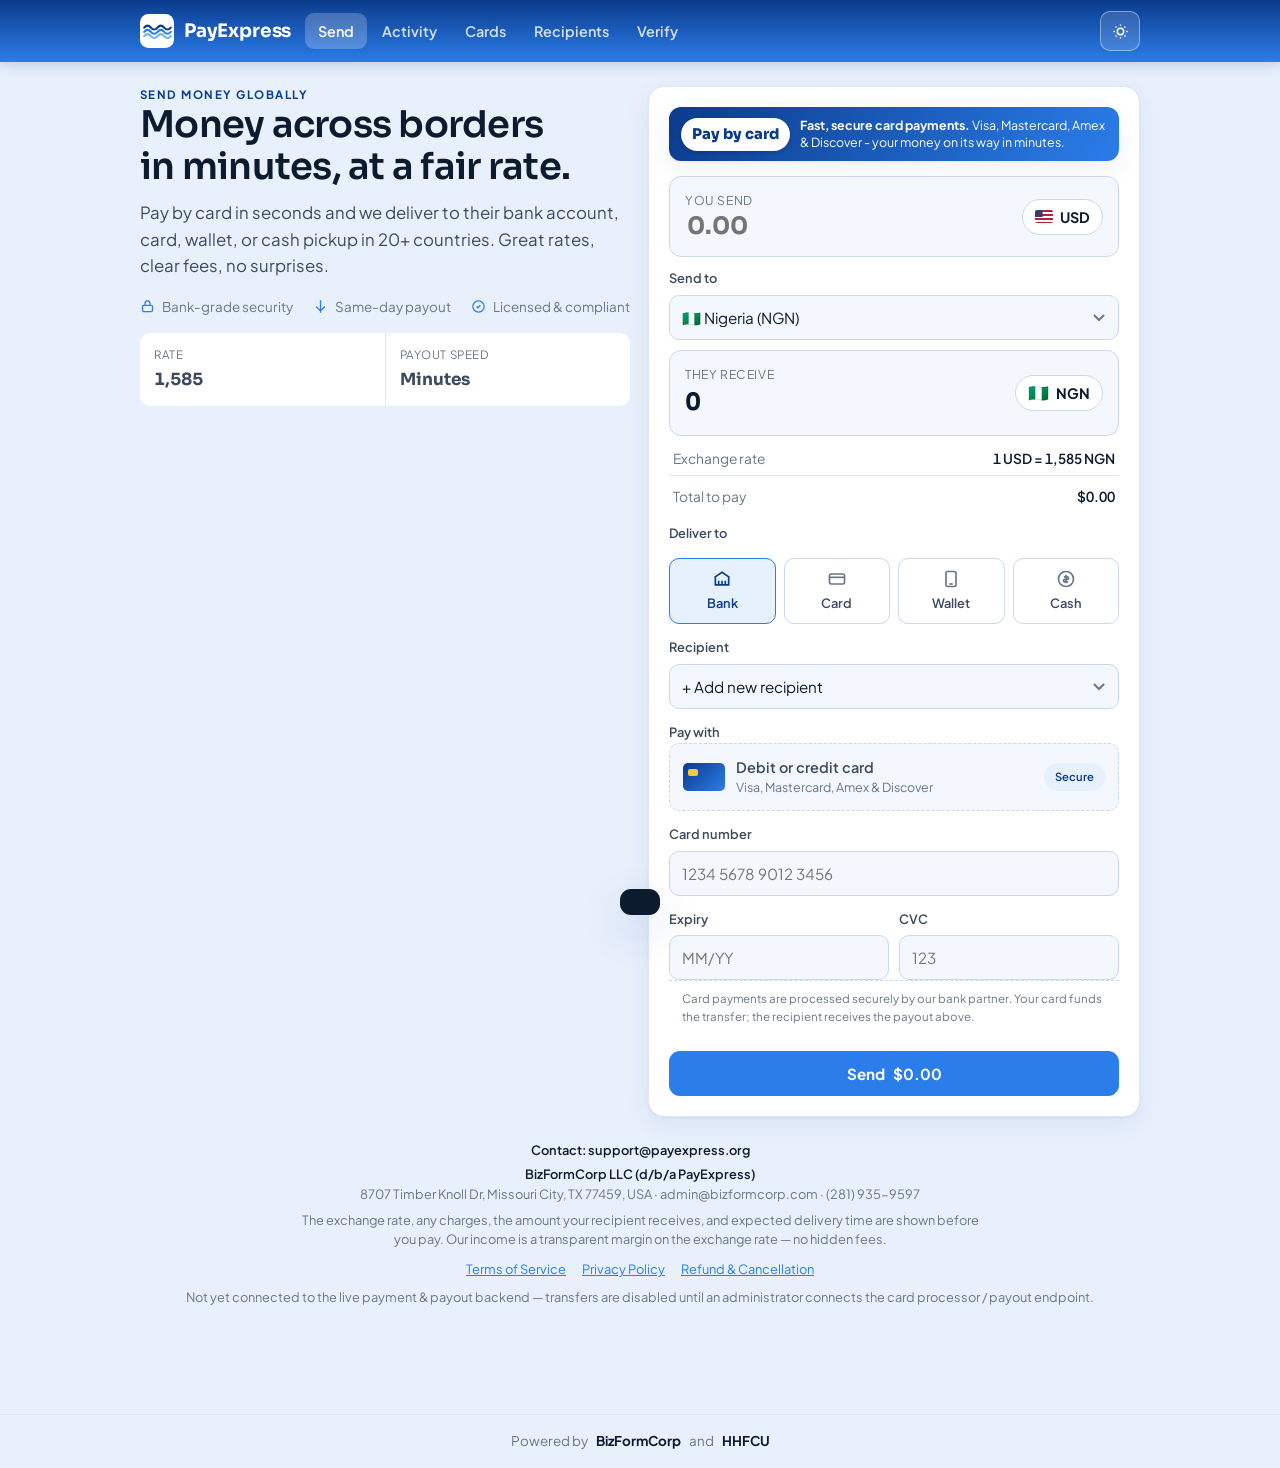
<file: index.html>
<!DOCTYPE html>
<html lang="en">
<head>
<meta charset="UTF-8" />
<title>PayExpress</title>
<meta name="viewport" content="width=device-width, initial-scale=1, viewport-fit=cover" />
<meta name="description" content="PayExpress - fast, low-cost money transfers worldwide, with card services and easy payout-partner integration." />
<meta name="theme-color" content="#0b3b8c" />
<meta name="apple-mobile-web-app-capable" content="yes" />
<meta name="mobile-web-app-capable" content="yes" />
<meta name="apple-mobile-web-app-status-bar-style" content="black-translucent" />
<meta name="apple-mobile-web-app-title" content="PayExpress" />
<link rel="manifest" href="manifest.webmanifest" />
<link rel="apple-touch-icon" href="icons/apple-touch-icon.png" />
<link rel="icon" type="image/png" sizes="192x192" href="icons/icon-192.png" />
<link rel="icon" type="image/png" sizes="32x32" href="icons/favicon-32.png" />
<link rel="preconnect" href="https://fonts.googleapis.com" />
<link rel="preconnect" href="https://fonts.gstatic.com" crossorigin />
<link rel="stylesheet" href="https://fonts.googleapis.com/css2?family=Sora:wght@500;600;700&family=Plus+Jakarta+Sans:wght@400;500;600;700&display=swap" />
<style>
:root{
  --blue-dark:#0b3b8c; --blue:#2b7de9; --blue-light:#6fb4f2; --blue-wash:#e7f0fd;
  --ink:#0d1b2e; --body:#3c4a5e; --muted:#697788;
  --ground:#e8f0fc; --card:#ffffff; --card2:#f4f8fe; --line:#dde7f5; --line2:#c9d8ee;
  --good:#12915a; --good-w:#e4f4ec; --warn:#b5730c; --warn-w:#fbefd9; --bad:#c02b2b; --bad-w:#fbe8e8;
  --shadow:0 1px 2px rgba(11,59,140,.06),0 8px 26px rgba(11,59,140,.07);
  --shadow-lg:0 16px 44px rgba(11,59,140,.16);
  --r:16px; --r-sm:10px;
  --disp:"Sora",system-ui,sans-serif; --sans:"Plus Jakarta Sans",system-ui,-apple-system,sans-serif;
}
@media (prefers-color-scheme:dark){:root:not([data-theme="light"]){
  --blue-dark:#5aa0f5; --blue:#3f8ef0; --blue-light:#7bb8f7; --blue-wash:#122a4d;
  --ink:#eaf1fb; --body:#b6c6db; --muted:#8598b0;
  --ground:#08152a; --card:#0f2440; --card2:#0c1e37; --line:#1c355a; --line2:#274674;
  --good:#3fbd7f; --good-w:#0f2e22; --warn:#d59433; --warn-w:#33280f; --bad:#ef6b6b; --bad-w:#37191b;
  --shadow:0 1px 2px rgba(0,0,0,.4),0 8px 26px rgba(0,0,0,.34);
  --shadow-lg:0 18px 48px rgba(0,0,0,.55);
}}
:root[data-theme="dark"]{
  --blue-dark:#5aa0f5; --blue:#3f8ef0; --blue-light:#7bb8f7; --blue-wash:#122a4d;
  --ink:#eaf1fb; --body:#b6c6db; --muted:#8598b0;
  --ground:#08152a; --card:#0f2440; --card2:#0c1e37; --line:#1c355a; --line2:#274674;
  --good:#3fbd7f; --good-w:#0f2e22; --warn:#d59433; --warn-w:#33280f; --bad:#ef6b6b; --bad-w:#37191b;
  --shadow:0 1px 2px rgba(0,0,0,.4),0 8px 26px rgba(0,0,0,.34);
  --shadow-lg:0 18px 48px rgba(0,0,0,.55);
}
*{box-sizing:border-box}
html{-webkit-text-size-adjust:100%}
body{margin:0;background:var(--ground);color:var(--body);font-family:var(--sans);font-size:15px;line-height:1.55;-webkit-font-smoothing:antialiased;-webkit-tap-highlight-color:transparent}
h1,h2,h3,h4{font-family:var(--disp);color:var(--ink);line-height:1.15;margin:0;font-weight:600;text-wrap:balance}
.mono{font-variant-numeric:tabular-nums}
button{font-family:inherit}
a{color:var(--blue)}

/* top bar */
.top{position:sticky;top:0;z-index:40;background:linear-gradient(180deg,#0b3b8c,#2b7de9);border-bottom:0;box-shadow:0 2px 14px rgba(11,59,140,.22);padding-top:env(safe-area-inset-top)}
.top-in{max-width:1040px;margin:0 auto;padding:11px 20px;display:flex;align-items:center;gap:12px}
.top-in{padding-left:max(20px,env(safe-area-inset-left));padding-right:max(20px,env(safe-area-inset-right))}
.brand{display:flex;align-items:center;gap:10px;font-family:var(--disp);font-weight:700;font-size:1.16rem;letter-spacing:-.01em;color:#fff;cursor:pointer;flex:0 0 auto}
.brand svg{width:34px;height:34px;flex:0 0 auto}
.tabs{display:flex;gap:2px;margin-left:2px;flex:1 1 auto;min-width:0;overflow-x:auto;scrollbar-width:none;overscroll-behavior-x:contain}
.tabs::-webkit-scrollbar{display:none}
.tabs button{border:0;background:transparent;color:rgba(255,255,255,.82);font-size:.9rem;font-weight:600;padding:9px 13px;border-radius:9px;cursor:pointer;white-space:nowrap;touch-action:manipulation}
.tabs button:hover{color:#fff;background:rgba(255,255,255,.14)}
.tabs button[aria-selected="true"]{color:#fff;background:rgba(255,255,255,.22)}
.spacer{display:none}
.icon-btn{border:1px solid rgba(255,255,255,.4);background:rgba(255,255,255,.14);color:#fff;width:40px;height:40px;border-radius:10px;display:grid;place-items:center;cursor:pointer;flex:0 0 auto;touch-action:manipulation}
.icon-btn svg{width:17px;height:17px}

main{max-width:1040px;margin:0 auto;padding:24px 20px 90px;padding-left:max(20px,env(safe-area-inset-left));padding-right:max(20px,env(safe-area-inset-right));padding-bottom:calc(90px + env(safe-area-inset-bottom))}
.view{display:none}
.view.active{display:block;animation:fade .28s ease}
@keyframes fade{from{opacity:0;transform:translateY(4px)}to{opacity:1;transform:none}}
@media (prefers-reduced-motion:reduce){.view.active{animation:none}}

.eyebrow{font-size:.72rem;font-weight:700;letter-spacing:.13em;text-transform:uppercase;color:var(--blue-dark)}
.section-h{display:flex;align-items:baseline;justify-content:space-between;gap:12px;flex-wrap:wrap;margin:0 0 14px}
.lead{color:var(--body);font-size:1rem;max-width:62ch}

.btn{display:inline-flex;align-items:center;justify-content:center;gap:8px;border:0;border-radius:11px;padding:13px 20px;font-size:.95rem;font-weight:700;cursor:pointer;transition:transform .05s,background .15s;touch-action:manipulation}
.btn:active{transform:translateY(1px)}
.btn-primary{background:var(--blue);color:#fff}
.btn-primary:hover{background:var(--blue-dark)}
.btn-ghost{background:var(--card);color:var(--ink);border:1.5px solid var(--line2)}
.btn-ghost:hover{border-color:var(--blue)}
.btn[disabled]{opacity:.55;cursor:not-allowed}
@media(hover:none){.btn{min-height:46px}.tabs button{min-height:44px}.icon-btn{min-width:44px;min-height:44px}}

.card{background:var(--card);border:1px solid var(--line);border-radius:var(--r);box-shadow:var(--shadow)}
.pad{padding:20px}

/* ---- Send calculator ---- */
.send-grid{display:grid;grid-template-columns:1.05fr .95fr;gap:18px;align-items:start}
@media(max-width:820px){.send-grid{grid-template-columns:1fr}}
.hero-copy h1{font-size:2.3rem;letter-spacing:-.02em}
@media(max-width:820px){.hero-copy h1{font-size:1.9rem}}
.hero-copy .sub{color:var(--body);font-size:1.05rem;margin-top:12px;max-width:44ch}
.trust{display:flex;gap:14px 20px;flex-wrap:wrap;margin-top:18px;color:var(--muted);font-size:.84rem}
.trust span{display:inline-flex;align-items:center;gap:7px}
.trust svg{width:15px;height:15px;color:var(--blue)}
.calc{padding:20px}
.fx-row{display:flex;align-items:center;justify-content:space-between;gap:10px;padding:14px 15px;border:1px solid var(--line2);border-radius:12px;background:var(--card2)}
.fx-row + .fx-row{margin-top:10px}
.fx-row .lbl{font-size:.76rem;color:var(--muted);text-transform:uppercase;letter-spacing:.05em}
.fx-row input{font-family:var(--disp);font-weight:700;font-size:1.5rem;border:0;background:transparent;color:var(--ink);width:100%;outline:none}
.fx-row .amt{font-family:var(--disp);font-weight:700;font-size:1.5rem;color:var(--ink)}
.fx-row .cur{display:inline-flex;align-items:center;gap:7px;font-weight:700;color:var(--ink);background:var(--card);border:1px solid var(--line2);border-radius:999px;padding:6px 12px;font-size:.9rem;flex:0 0 auto}
.flag{width:18px;height:13px;border-radius:2px;display:inline-block;overflow:hidden;flex:0 0 auto}
.rate-line{display:flex;justify-content:space-between;font-size:.86rem;color:var(--muted);padding:12px 4px 2px}
.rate-line b{color:var(--ink);font-weight:600}
.field{display:flex;flex-direction:column;gap:6px;margin-top:14px}
.field label{font-size:.8rem;font-weight:600;color:var(--body)}
.field select,.field input{font-family:inherit;font-size:.95rem;color:var(--ink);background:var(--card2);border:1px solid var(--line2);border-radius:10px;padding:12px;-webkit-appearance:none;appearance:none}
.field select{background-image:url("data:image/svg+xml,%3Csvg xmlns='http://www.w3.org/2000/svg' width='12' height='8'%3E%3Cpath d='M1 1l5 5 5-5' fill='none' stroke='%23697788' stroke-width='2'/%3E%3C/svg%3E");background-repeat:no-repeat;background-position:right 13px center;padding-right:34px}
.field input:focus,.field select:focus{outline:none;border-color:var(--blue);box-shadow:0 0 0 3px var(--blue-wash);background:var(--card)}
@media(max-width:560px){.field input,.field select,.fx-row input{font-size:16px}.fx-row input,.fx-row .amt{font-size:1.3rem}}
.methods{display:grid;grid-template-columns:repeat(4,1fr);gap:8px;margin-top:14px}
@media(max-width:520px){.methods{grid-template-columns:1fr 1fr}}
.method{border:1px solid var(--line2);border-radius:10px;padding:10px 8px;text-align:center;cursor:pointer;background:var(--card);font-size:.8rem;font-weight:600;color:var(--body)}
.method svg{width:20px;height:20px;display:block;margin:0 auto 5px;color:var(--muted)}
.method[aria-pressed="true"]{border-color:var(--blue);background:var(--blue-wash);color:var(--blue-dark)}
.method[aria-pressed="true"] svg{color:var(--blue-dark)}
.pay-chip{display:flex;align-items:center;gap:11px;padding:12px 13px;border:1px dashed var(--line2);border-radius:10px;background:var(--card2);margin-top:14px}
.cc{width:42px;height:28px;border-radius:5px;background:linear-gradient(135deg,var(--blue-dark),var(--blue));flex:0 0 auto;position:relative}
.cc::after{content:"";position:absolute;top:6px;left:5px;width:10px;height:7px;border-radius:2px;background:#f4c948}

/* pills / tags */
.pill{display:inline-flex;align-items:center;gap:6px;font-size:.75rem;font-weight:600;padding:4px 10px;border-radius:999px;border:1px solid transparent}
.pill .dot{width:7px;height:7px;border-radius:50%;background:currentColor}
.pill.good{color:var(--good);background:var(--good-w)} .pill.blue{color:var(--blue-dark);background:var(--blue-wash)} .pill.warn{color:var(--warn);background:var(--warn-w)}

/* activity table */
table{width:100%;border-collapse:collapse;font-size:.9rem}
th,td{text-align:left;padding:11px 12px;border-bottom:1px solid var(--line)}
th{font-size:.72rem;text-transform:uppercase;letter-spacing:.05em;color:var(--muted);font-weight:600}
td.n,th.n{text-align:right;font-variant-numeric:tabular-nums}
tbody tr:last-child td{border-bottom:0}
.tag{font-size:.72rem;font-weight:600;padding:3px 9px;border-radius:999px}
.tag.paid{color:var(--good);background:var(--good-w)} .tag.proc{color:var(--warn);background:var(--warn-w)}

/* cycle */
.cycle{display:grid;grid-template-columns:repeat(5,1fr);gap:0;position:relative;margin:6px 0}
@media(max-width:760px){.cycle{grid-template-columns:1fr}}
.node{text-align:center;padding:0 8px;position:relative}
.node .num{width:42px;height:42px;border-radius:50%;margin:0 auto 9px;background:var(--card);border:2px solid var(--blue);color:var(--blue-dark);display:grid;place-items:center;font-family:var(--disp);font-weight:700;position:relative;z-index:2}
.node h4{font-size:.88rem;margin-bottom:2px}.node p{font-size:.78rem;color:var(--muted);margin:0}
.cycle .node:not(:last-child)::after{content:"";position:absolute;top:21px;left:calc(50% + 28px);right:calc(-50% + 28px);height:2px;background:linear-gradient(90deg,var(--blue),var(--blue-light));z-index:1}
@media(max-width:760px){.cycle .node{display:grid;grid-template-columns:42px 1fr;gap:12px;text-align:left;padding:0 0 18px}.node .num{margin:0}.cycle .node:not(:last-child)::after{top:42px;bottom:0;left:20px;right:auto;width:2px;height:auto}.node h4,.node p{grid-column:2}}

/* payment cards visuals */
.cardgrid{display:grid;grid-template-columns:1fr 1fr;gap:16px}
@media(max-width:680px){.cardgrid{grid-template-columns:1fr}}
.paycard{border-radius:16px;padding:20px;color:#fff;position:relative;overflow:hidden;min-height:170px;box-shadow:var(--shadow)}
.paycard.local{background:linear-gradient(135deg,var(--blue-dark),var(--blue))}
.paycard.intl{background:linear-gradient(135deg,#0c2a52,#123f7d)}
.paycard .brandmark{position:absolute;top:16px;right:18px;font-family:var(--disp);font-weight:700;opacity:.9}
.paycard .type{font-size:.76rem;letter-spacing:.08em;text-transform:uppercase;opacity:.85}
.paycard .num{font-family:var(--disp);font-size:1.2rem;letter-spacing:2px;margin-top:36px}
.paycard .row{display:flex;justify-content:space-between;margin-top:16px;font-size:.82rem;opacity:.92}
.paycard .chip{position:absolute;top:56px;left:20px;width:34px;height:24px;border-radius:5px;background:linear-gradient(135deg,#f4c948,#e0a92e)}
.waves-bg{position:absolute;inset:0;opacity:.16;pointer-events:none}

/* partner / IMTO */
.feat{display:grid;grid-template-columns:repeat(3,1fr);gap:12px}
@media(max-width:760px){.feat{grid-template-columns:1fr}}
.f{border:1px solid var(--line);border-radius:var(--r-sm);padding:15px 16px;background:var(--card)}
.f .fi{width:38px;height:38px;border-radius:10px;background:var(--blue-wash);color:var(--blue-dark);display:grid;place-items:center;margin-bottom:11px}
.f .fi svg{width:19px;height:19px}
.f h4{font-size:1rem;margin-bottom:4px}.f p{font-size:.88rem;margin:0}
.code{background:#0b1b33;border:1px solid #1c355a;border-radius:12px;padding:16px 18px;overflow-x:auto;color:#cfe0f7;font-family:"SFMono-Regular",Consolas,monospace;font-size:.82rem;line-height:1.65}
.code .k{color:#7bb8f7}.code .s{color:#8fdcae}.code .c{color:#6b83a5}
.steps{display:grid;grid-template-columns:repeat(4,1fr);gap:10px;counter-reset:st}
@media(max-width:760px){.steps{grid-template-columns:1fr 1fr}}
@media(max-width:460px){.steps{grid-template-columns:1fr}}
.st{counter-increment:st;position:relative;padding-left:44px;padding-top:2px}
.st::before{content:counter(st);position:absolute;left:0;top:0;width:32px;height:32px;border-radius:9px;background:var(--blue);color:#fff;font-family:var(--disp);font-weight:700;display:grid;place-items:center}
.st h4{font-size:.95rem;margin-bottom:3px}.st p{font-size:.84rem;margin:0}

.callout{background:var(--blue-wash);border:1px solid color-mix(in srgb,var(--blue) 26%,transparent);border-radius:var(--r-sm);padding:13px 15px;font-size:.9rem;color:var(--ink)}
.foot{max-width:1040px;margin:0 auto;padding:24px 20px 0;color:var(--muted);font-size:.8rem;text-align:center}
.bfc{border-top:1px solid var(--line);margin-top:16px;display:flex;align-items:center;justify-content:center;gap:8px;padding:16px;color:var(--muted);font-size:.84rem}
.bfc b{color:var(--ink)}
.toast{position:fixed;left:50%;bottom:calc(24px + env(safe-area-inset-bottom));transform:translateX(-50%) translateY(150%);background:var(--ink);color:var(--ground);padding:13px 20px;border-radius:11px;box-shadow:var(--shadow-lg);font-weight:600;font-size:.9rem;z-index:70;transition:transform .3s}
.toast.show{transform:translateX(-50%) translateY(0)}
.hidden{display:none}
/* ---- admin sub-tabs + responsive stats ---- */
.subtabs{display:flex;flex-wrap:wrap;gap:8px;margin:0 0 16px}
.subtabs button{flex:0 0 auto;border:1px solid var(--line2);background:var(--card);color:var(--body);font-family:var(--sans);font-weight:600;font-size:.88rem;padding:9px 15px;border-radius:999px;cursor:pointer;white-space:nowrap;min-height:40px;touch-action:manipulation}
@media(max-width:620px){.subtabs button{flex:1 1 auto;text-align:center}}
.subtabs button[aria-selected="true"]{background:var(--blue);border-color:var(--blue);color:#fff}
.astats{display:grid;grid-template-columns:repeat(4,1fr);gap:1px;background:var(--line);border-radius:var(--r-sm);overflow:hidden}
.astats .b{background:var(--card);padding:13px 14px}
.astats .k{font-size:.72rem;color:var(--muted);text-transform:uppercase;letter-spacing:.05em}
.astats .v{font-family:var(--disp);font-weight:700;font-size:1.05rem;margin-top:3px;color:var(--ink)}
@media(max-width:620px){.astats{grid-template-columns:1fr 1fr}}
#adminRateBody input{font-size:16px;padding:9px 10px}
.mini{display:grid;grid-template-columns:repeat(3,1fr);gap:1px;background:var(--line);border-radius:var(--r-sm);overflow:hidden;margin-top:16px}
.mini .b{background:var(--card);padding:13px 14px}
.mini .k{font-size:.72rem;color:var(--muted);text-transform:uppercase;letter-spacing:.05em}
.mini .v{font-family:var(--disp);font-weight:700;font-size:1.05rem;margin-top:3px}
/* ---- KYC / upload ---- */
.kyc{max-width:680px}
.kyc h3{font-size:1.05rem;color:var(--ink)}
.kyc .hint{color:var(--muted);font-size:.86rem;margin:2px 0 12px}
.dzs{display:grid;grid-template-columns:1fr 1fr 1fr;gap:12px}
@media(max-width:600px){.dzs{grid-template-columns:1fr}}
.dz{border:1.5px dashed var(--line2);border-radius:12px;background:var(--card2);padding:13px;display:flex;flex-direction:column;gap:9px}
.dz .dt{font-weight:600;font-size:.88rem;color:var(--ink)}
.dz .dh{font-size:.75rem;color:var(--muted);margin-top:-5px}
.dz-btns{display:flex;gap:8px}
.dz-btn{flex:1;display:inline-flex;align-items:center;justify-content:center;gap:6px;background:var(--card);border:1px solid var(--line2);border-radius:9px;padding:10px 6px;font-size:.82rem;font-weight:600;color:var(--blue-dark);cursor:pointer;min-height:44px;touch-action:manipulation}
.dz-btn svg{width:16px;height:16px}
.dz-file{display:flex;align-items:center;gap:9px;background:var(--card);border:1px solid var(--line);border-radius:9px;padding:7px 9px}
.dz-thumb{width:40px;height:30px;border-radius:5px;object-fit:cover;background:var(--blue-dark);flex:0 0 auto;display:grid;place-items:center;color:#fff;font-size:.6rem;font-weight:700}
.dz-meta{flex:1;min-width:0}.dz-name{font-size:.8rem;font-weight:600;white-space:nowrap;overflow:hidden;text-overflow:ellipsis}.dz-size{font-size:.72rem;color:var(--muted)}
.dz-x{border:0;background:transparent;color:var(--bad);cursor:pointer;font-size:1.1rem;line-height:1;padding:4px}
.opt{display:flex;gap:11px;align-items:flex-start;padding:13px;border:1px solid var(--line2);border-radius:11px;background:var(--card);cursor:pointer;font-size:.9rem;margin-bottom:10px}
.opt input{width:19px;height:19px;margin-top:1px;accent-color:var(--blue);flex:0 0 auto}
.hhfcu-card{background:linear-gradient(135deg,#0b3b8c,#2b7de9);color:#fff;border-radius:16px;padding:18px;min-height:150px;position:relative;overflow:hidden;box-shadow:var(--shadow);max-width:360px}
.hhfcu-card .co{font-family:var(--disp);font-weight:700;font-size:1.05rem}
.hhfcu-card .by{position:absolute;top:15px;right:16px;font-size:.68rem;opacity:.92;text-align:right;line-height:1.3}
.hhfcu-card .chip{width:32px;height:23px;border-radius:5px;background:linear-gradient(135deg,#f4c948,#e0a92e);margin-top:30px}
.hhfcu-card .num{font-family:var(--disp);font-size:1.15rem;letter-spacing:2px;margin-top:12px}
.hhfcu-card .row{display:flex;justify-content:space-between;margin-top:12px;font-size:.8rem;opacity:.94}
/* ---- mobile bottom tab bar ---- */
.botnav{display:none}
@media(max-width:760px){
  .tabs{display:none}
  .botnav{display:flex;position:fixed;left:0;right:0;bottom:0;z-index:45;background:var(--card);border-top:1px solid var(--line);box-shadow:0 -2px 16px rgba(11,59,140,.12);padding-bottom:env(safe-area-inset-bottom)}
  .botnav button{flex:1 1 0;min-width:0;border:0;background:transparent;color:var(--muted);display:flex;flex-direction:column;align-items:center;gap:3px;padding:8px 1px 6px;font-family:var(--sans);font-size:9.5px;font-weight:600;cursor:pointer;touch-action:manipulation;min-height:54px}
  .botnav button svg{width:22px;height:22px;flex:0 0 auto}
  .botnav button span{max-width:100%;overflow:hidden;text-overflow:ellipsis;white-space:nowrap}
  .botnav button[aria-selected="true"]{color:var(--blue)}
  .toast{bottom:calc(74px + env(safe-area-inset-bottom))}
  .bfc{margin-bottom:calc(58px + env(safe-area-inset-bottom))}
  [style*="grid-template-columns:1fr 1fr"]{grid-template-columns:1fr !important}
}
/* Card pay-in badge, chip + note */
.pv-note{display:flex;align-items:center;justify-content:space-between;gap:8px;font-size:.72rem;color:var(--muted);padding:9px 13px;border-top:1px dashed var(--line2)}
.pv-note span{color:#b7791f;font-weight:600}
.pv-badge{display:flex;align-items:center;gap:10px;margin:0 0 15px;padding:10px 12px;border-radius:12px;background:linear-gradient(120deg,#0b3b8c,#2b7de9);color:#fff;cursor:pointer;box-shadow:var(--shadow)}
.pv-badge-mark{display:inline-flex;align-items:center;gap:6px;font-family:var(--disp);font-weight:800;font-size:.92rem;color:#0b3b8c;background:#fff;padding:5px 11px;border-radius:999px;flex:0 0 auto;box-shadow:0 1px 4px rgba(0,0,0,.18)}
.pv-badge-txt{font-size:.78rem;line-height:1.38}
.pv-badge-txt b{font-weight:700}
</style>
</head>
<body>
<div class="top">
  <div class="top-in">
    <div class="brand" onclick="go('send')" aria-label="PayExpress home">
      <svg viewBox="0 0 40 40" fill="none" aria-hidden="true">
        <rect width="40" height="40" rx="10" fill="#ffffff"/>
        <path d="M5 16c2.6-3 5.2-3 7.8 0s5.2 3 7.8 0 5.2-3 7.8 0 5.2 3 7.8 0" stroke="#0b3b8c" stroke-width="2.6" stroke-linecap="round" fill="none"/>
        <path d="M5 21c2.6-3 5.2-3 7.8 0s5.2 3 7.8 0 5.2-3 7.8 0 5.2 3 7.8 0" stroke="#2b7de9" stroke-width="2.6" stroke-linecap="round" fill="none"/>
        <path d="M5 26c2.6-3 5.2-3 7.8 0s5.2 3 7.8 0 5.2-3 7.8 0 5.2 3 7.8 0" stroke="#6fb4f2" stroke-width="2.6" stroke-linecap="round" fill="none"/>
      </svg>
      PayExpress
    </div>
    <div class="tabs" role="tablist">
      <button role="tab" aria-selected="true" onclick="go('send')">Send</button>
      <button role="tab" aria-selected="false" onclick="go('activity')">Activity</button>
      <button role="tab" aria-selected="false" onclick="go('cards')">Cards</button>
      <button role="tab" aria-selected="false" onclick="go('recipients')">Recipients</button>
      <button role="tab" aria-selected="false" onclick="go('verify')">Verify</button>
    </div>
    <span class="spacer"></span>
    <button class="icon-btn" onclick="toggleTheme()" aria-label="Toggle theme">
      <svg viewBox="0 0 24 24" fill="none" stroke="currentColor" stroke-width="2"><circle cx="12" cy="12" r="4.5"/><path d="M12 2v2M12 20v2M2 12h2M20 12h2M5 5l1.4 1.4M17.6 17.6L19 19M19 5l-1.4 1.4M6.4 17.6L5 19"/></svg>
    </button>
  </div>
</div>

<main>
  <!-- SEND -->
  <section class="view active" id="view-send">
    <div class="send-grid">
      <div class="hero-copy">
        <div class="eyebrow">Send money globally</div>
        <h1>Money across borders in minutes, at a fair rate.</h1>
        <p class="sub">Pay by card in seconds and we deliver to their bank account, card, wallet, or cash pickup in 20+ countries. Great rates, clear fees, no surprises.</p>
        <div class="trust">
          <span><svg viewBox="0 0 24 24" fill="none" stroke="currentColor" stroke-width="2"><rect x="4" y="10" width="16" height="10" rx="2"/><path d="M8 10V7a4 4 0 018 0v3"/></svg> Bank-grade security</span>
          <span><svg viewBox="0 0 24 24" fill="none" stroke="currentColor" stroke-width="2"><path d="M12 2v20M5 12l7 7 7-7"/></svg> Same-day payout</span>
          <span><svg viewBox="0 0 24 24" fill="none" stroke="currentColor" stroke-width="2"><path d="M9 12l2 2 4-4"/><circle cx="12" cy="12" r="9"/></svg> Licensed &amp; compliant</span>
        </div>
        <div class="mini" style="grid-template-columns:repeat(2,1fr)">
          <div class="b"><div class="k">Rate</div><div class="v mono" id="mRate">1,585</div></div>
          <div class="b"><div class="k">Payout speed</div><div class="v">Minutes</div></div>
        </div>
      </div>

      <div class="card calc">
        <div class="pv-badge" style="cursor:default">
          <span class="pv-badge-mark">Pay by card</span>
          <span class="pv-badge-txt"><b>Fast, secure card payments.</b> Visa, Mastercard, Amex &amp; Discover - your money on its way in minutes.</span>
        </div>
        <div class="fx-row">
          <div style="flex:1"><div class="lbl">You send</div><input id="sendAmt" type="text" inputmode="decimal" placeholder="0.00" oninput="calc()"></div>
          <span class="cur"><span class="flag" title="United States" style="background:linear-gradient(#3c3b6e,#3c3b6e) top left/42% 54% no-repeat,repeating-linear-gradient(180deg,#b22234 0 2px,#fff 2px 4px)"></span> USD</span>
        </div>
        <div class="field" style="margin-top:12px"><label>Send to</label>
          <select id="destCountry" onchange="onDest()"></select>
        </div>
        <div class="fx-row" style="margin-top:10px">
          <div style="flex:1"><div class="lbl">They receive</div><div class="amt mono" id="recvAmt">0</div></div>
          <span class="cur"><span id="recvFlag" style="font-size:1.05rem;line-height:1">🇳🇬</span> <span id="recvCur">NGN</span></span>
        </div>
        <div class="rate-line"><span>Exchange rate</span><b class="mono" id="rateLine">1 USD = 1,585 NGN</b></div>
        <div class="rate-line" style="border-top:1px solid var(--line);margin-top:4px;padding-top:10px"><span>Total to pay</span><b class="mono" id="totalLine">$0.00</b></div>

        <div class="field"><label>Deliver to</label></div>
        <div class="methods">
          <div class="method" aria-pressed="true" onclick="pickMethod(this,'Bank account')"><svg viewBox="0 0 24 24" fill="none" stroke="currentColor" stroke-width="2"><path d="M3 10l9-6 9 6"/><path d="M4 10v9h16v-9M8 19v-5M12 19v-5M16 19v-5"/></svg>Bank</div>
          <div class="method" aria-pressed="false" onclick="pickMethod(this,'Debit card')"><svg viewBox="0 0 24 24" fill="none" stroke="currentColor" stroke-width="2"><rect x="3" y="6" width="18" height="12" rx="2"/><path d="M3 10h18"/></svg>Card</div>
          <div class="method" aria-pressed="false" onclick="pickMethod(this,'Mobile wallet')"><svg viewBox="0 0 24 24" fill="none" stroke="currentColor" stroke-width="2"><rect x="6" y="3" width="12" height="18" rx="2"/><path d="M10 18h4"/></svg>Wallet</div>
          <div class="method" aria-pressed="false" onclick="pickMethod(this,'Cash pickup')"><svg viewBox="0 0 24 24" fill="none" stroke="currentColor" stroke-width="2"><circle cx="12" cy="12" r="9"/><path d="M12 7v10M9.5 9.5h4a1.5 1.5 0 010 3h-3a1.5 1.5 0 000 3h4"/></svg>Cash</div>
        </div>

        <div class="field"><label>Recipient</label>
          <select id="recip" onchange="if(this.value==='__add'){go('recipients');this.selectedIndex=0;}"></select>
        </div>

        <div class="field" style="margin-top:14px"><label>Pay with</label></div>
        <div id="payinCard">
          <div class="pay-chip" style="margin-top:0">
            <div class="cc" style="background:linear-gradient(135deg,#0b3b8c,#2b7de9)"></div>
            <div style="flex:1"><div style="font-weight:600;font-size:.9rem">Debit or credit card</div><div style="font-size:.78rem;color:var(--muted)">Visa, Mastercard, Amex &amp; Discover</div></div>
            <span class="pill blue" style="font-size:.7rem">Secure</span>
          </div>
          <div style="margin-top:4px">
            <div class="field"><label>Card number</label><input id="ccNum" inputmode="numeric" autocomplete="cc-number" placeholder="1234 5678 9012 3456" maxlength="19"></div>
            <div style="display:grid;grid-template-columns:1fr 1fr;gap:10px">
              <div class="field"><label>Expiry</label><input id="ccExp" inputmode="numeric" autocomplete="cc-exp" placeholder="MM/YY" maxlength="5"></div>
              <div class="field"><label>CVC</label><input id="ccCvc" inputmode="numeric" autocomplete="cc-csc" placeholder="123" maxlength="4"></div>
            </div>
          </div>
          <div class="pv-note">Card payments are processed securely by our bank partner. Your card funds the transfer; the recipient receives the payout above.</div>
        </div>

        <button class="btn btn-primary" style="width:100%;margin-top:16px" onclick="sendMoney()">Send <span id="btnAmt">$0.00</span></button>
      </div>
    </div>
  </section>

  <!-- ACTIVITY -->
  <section class="view" id="view-activity">
    <div class="section-h"><div><div class="eyebrow">Transfers</div><h1 style="font-size:1.5rem;margin-top:3px">Activity</h1></div><button class="btn btn-primary" onclick="go('send')">New transfer</button></div>
    <div class="card pad">
      <div style="overflow-x:auto"><table id="actTable">
        <thead><tr><th>Recipient</th><th>Method</th><th class="n">Sent</th><th class="n">Received</th><th style="text-align:right">Status</th></tr></thead>
        <tbody id="actBody"></tbody>
      </table></div>
      <div style="font-size:.76rem;color:var(--muted);margin-top:9px">Tap a transfer to view its receipt.</div>
    </div>

    <div class="section-h" style="margin-top:26px"><div><div class="eyebrow">How a transfer moves</div><h2 style="font-size:1.35rem;margin-top:3px">Request to payout</h2></div></div>
    <div class="card pad">
      <div class="cycle">
        <div class="node"><div class="num">1</div><h4>Quote</h4><p>Amount, rate, fee locked</p></div>
        <div class="node"><div class="num">2</div><h4>Pay</h4><p>Charged securely to your card</p></div>
        <div class="node"><div class="num">3</div><h4>Screen</h4><p>KYC / AML / sanctions</p></div>
        <div class="node"><div class="num">4</div><h4>Settle</h4><p>Routed to IMTO in Nigeria</p></div>
        <div class="node"><div class="num">5</div><h4>Payout</h4><p>Naira to recipient</p></div>
      </div>
    </div>
  </section>

  <!-- RECEIPT -->
  <section class="view" id="view-receipt">
    <div class="section-h"><div><div class="eyebrow">Confirmation</div><h1 style="font-size:1.5rem;margin-top:3px">Transfer receipt</h1></div><button class="btn" onclick="go('activity')">Back</button></div>
    <div class="card pad" id="receiptBody"></div>
  </section>

  <!-- CARDS -->
  <section class="view" id="view-cards">
    <div class="section-h"><div><div class="eyebrow">Card services</div><h1 style="font-size:1.5rem;margin-top:3px">Cards</h1></div></div>
    <div class="card pad" id="hhfcuCardBox" style="margin-bottom:16px"></div>
    <p class="lead" style="margin-bottom:16px">Pay from your saved cards, and give recipients a card of their own - a local Naira card for spending at home, or an international USD card for online and travel.</p>
    <div class="cardgrid">
      <div class="paycard local">
        <svg class="waves-bg" viewBox="0 0 300 170" preserveAspectRatio="none"><path d="M0 120c40-30 80-30 120 0s80 30 120 0 60-25 60-25" stroke="#fff" stroke-width="3" fill="none"/><path d="M0 140c40-30 80-30 120 0s80 30 120 0 60-25 60-25" stroke="#fff" stroke-width="3" fill="none"/></svg>
        <span class="brandmark">PayExpress</span>
        <div class="type">Local - Naira debit</div>
        <div class="chip"></div>
        <div class="num mono">5399  02**  ****  4471</div>
        <div class="row"><span>TEST CARDHOLDER</span><span>NGN</span></div>
      </div>
      <div class="paycard intl">
        <svg class="waves-bg" viewBox="0 0 300 170" preserveAspectRatio="none"><path d="M0 120c40-30 80-30 120 0s80 30 120 0 60-25 60-25" stroke="#fff" stroke-width="3" fill="none"/><path d="M0 140c40-30 80-30 120 0s80 30 120 0 60-25 60-25" stroke="#fff" stroke-width="3" fill="none"/></svg>
        <span class="brandmark">PayExpress</span>
        <div class="type">International - USD virtual</div>
        <div class="chip"></div>
        <div class="num mono">4147  88**  ****  9920</div>
        <div class="row"><span>TEST CARDHOLDER</span><span>USD</span></div>
      </div>
    </div>
    <div class="feat" style="margin-top:16px">
      <div class="f"><div class="fi"><svg viewBox="0 0 24 24" fill="none" stroke="currentColor" stroke-width="2"><rect x="3" y="6" width="18" height="12" rx="2"/><path d="M3 10h18"/></svg></div><h4>Instant issuance</h4><p>Spin up virtual cards immediately; ship physical Naira cards to the recipient.</p></div>
      <div class="f"><div class="fi"><svg viewBox="0 0 24 24" fill="none" stroke="currentColor" stroke-width="2"><path d="M12 3l7 3v6c0 4-3 7-7 9-4-2-7-5-7-9V6z"/></svg></div><h4>Controls &amp; freeze</h4><p>Freeze, set limits, and view transactions in-app - full cardholder control.</p></div>
      <div class="f"><div class="fi"><svg viewBox="0 0 24 24" fill="none" stroke="currentColor" stroke-width="2"><circle cx="12" cy="12" r="9"/><path d="M2 12h20M12 3a15 15 0 010 18M12 3a15 15 0 000 18"/></svg></div><h4>Spend anywhere</h4><p>Naira cards for local POS/online; USD cards for global online and travel.</p></div>
    </div>
    <div class="btn-row" style="margin-top:16px;display:flex;gap:10px;flex-wrap:wrap">
      <button class="btn btn-primary" onclick="go('verify')">Request a card</button>
      <button class="btn btn-ghost" onclick="go('verify')">Verify to add a card</button>
    </div>
  </section>

  <!-- RECIPIENTS -->
  <section class="view" id="view-recipients">
    <div class="section-h"><div><div class="eyebrow">People you send to</div><h1 style="font-size:1.5rem;margin-top:3px">Recipients</h1></div></div>
    <div class="card pad">
      <div style="overflow-x:auto"><table>
        <thead><tr><th>Name</th><th>Destination</th><th>Account</th><th style="text-align:right">Action</th></tr></thead>
        <tbody id="recBody"></tbody>
      </table></div>
    </div>
    <div class="card pad" style="margin-top:16px">
      <h3 style="font-size:1.05rem;margin-bottom:10px">Add a recipient</h3>
      <div class="field"><label>Full name</label><input id="rcpName" placeholder="Recipient's full name"></div>
      <div class="field"><label>Destination country</label><select id="recCountry" onchange="populateBanks()"></select></div>
      <div class="field"><label>Bank / wallet / institution</label><input id="rcpBank" list="bankList" autocomplete="off" placeholder="Type to search banks &amp; wallets…" onchange="if(((document.getElementById('rcpAcct')||{}).value||'').replace(/\s/g,'').length>=6)resolveAccount()"><datalist id="bankList"></datalist></div>
      <div class="field"><label>Account / IBAN / wallet number</label><input id="rcpAcct" class="mono" placeholder="Account, IBAN, or wallet number" onblur="resolveAccount()"><div id="rcpResolve" style="font-size:.8rem;color:var(--muted);margin-top:4px"></div></div>
      <button class="btn btn-primary" style="margin-top:14px" onclick="saveRecipientForm()">Save recipient</button>
    </div>
  </section>

  <!-- VERIFY / KYC -->
  <section class="view" id="view-verify">
    <div class="section-h"><div><div class="eyebrow">Membership &amp; identity</div><h1 style="font-size:1.5rem;margin-top:3px">Join HHFCU &amp; verify your identity</h1></div></div>
    <p class="lead" style="margin-bottom:4px">PayExpress runs on <b>Heritage Hub Federal Credit Union</b>. Opening your free HHFCU membership takes about 2 minutes and verifies your identity at the same time - then you're cleared to send. You can also request an HHFCU debit card.</p>
    <p style="font-size:.8rem;color:var(--muted);margin-bottom:16px">Your information is encrypted and used only for HHFCU membership, identity verification, and compliance (CIP / KYC / AML).</p>

    <div class="kyc" id="kycForm">
      <div class="card pad">
        <h3 style="margin:0 0 10px">Your details</h3>
        <div class="field"><label>Full legal name</label><input id="k-name" placeholder="As shown on your ID"></div>
        <div style="display:grid;grid-template-columns:1fr 1fr;gap:12px">
          <div class="field"><label>Date of birth</label><input id="k-dob" placeholder="MM/DD/YYYY" inputmode="numeric"></div>
          <div class="field"><label>SSN / ITIN</label><input id="k-ssn" placeholder="___-__-____" inputmode="numeric"></div>
        </div>
        <div class="field"><label>Residential address <span style="font-weight:400;color:var(--muted);font-size:.78rem">- physical address, no PO box</span></label><input id="k-addr" placeholder="Street, city, state, ZIP"></div>
        <div class="field"><label>Country of citizenship</label><input id="k-citizen" placeholder="e.g. United States"></div>
        <div style="display:grid;grid-template-columns:1fr 1fr;gap:12px">
          <div class="field"><label>Mobile number</label><input id="k-phone" inputmode="tel"></div>
          <div class="field"><label>Email</label><input id="k-email" type="email"></div>
        </div>
      </div>

      <div class="card pad" style="margin-top:14px">
        <h3 style="margin:0">Verify with a photo ID</h3>
        <p class="hint">Snap a photo with your phone camera or upload a file. Accepts photo or PDF.</p>
        <div class="dzs">
          <div class="dz">
            <div class="dt">Government ID - front</div><div class="dh">License, passport or state ID</div>
            <div class="dz-btns">
              <label class="dz-btn"><svg viewBox="0 0 24 24" fill="none" stroke="currentColor" stroke-width="2"><path d="M21 15v4a2 2 0 01-2 2H5a2 2 0 01-2-2v-4"/><path d="M17 8l-5-5-5 5"/><path d="M12 3v13"/></svg> Upload<input type="file" hidden onchange="addKyc('idfront',this.files)"></label>
              <label class="dz-btn"><svg viewBox="0 0 24 24" fill="none" stroke="currentColor" stroke-width="2"><path d="M23 19a2 2 0 01-2 2H3a2 2 0 01-2-2V8a2 2 0 012-2h4l2-3h6l2 3h4a2 2 0 012 2z"/><circle cx="12" cy="13" r="4"/></svg> Camera<input type="file" accept="image/*" capture="environment" hidden onchange="addKyc('idfront',this.files)"></label>
            </div>
            <div id="f-idfront"></div>
          </div>
          <div class="dz">
            <div class="dt">Government ID - back</div><div class="dh">If your ID has a back</div>
            <div class="dz-btns">
              <label class="dz-btn"><svg viewBox="0 0 24 24" fill="none" stroke="currentColor" stroke-width="2"><path d="M21 15v4a2 2 0 01-2 2H5a2 2 0 01-2-2v-4"/><path d="M17 8l-5-5-5 5"/><path d="M12 3v13"/></svg> Upload<input type="file" hidden onchange="addKyc('idback',this.files)"></label>
              <label class="dz-btn"><svg viewBox="0 0 24 24" fill="none" stroke="currentColor" stroke-width="2"><path d="M23 19a2 2 0 01-2 2H3a2 2 0 01-2-2V8a2 2 0 012-2h4l2-3h6l2 3h4a2 2 0 012 2z"/><circle cx="12" cy="13" r="4"/></svg> Camera<input type="file" accept="image/*" capture="environment" hidden onchange="addKyc('idback',this.files)"></label>
            </div>
            <div id="f-idback"></div>
          </div>
          <div class="dz">
            <div class="dt">Selfie</div><div class="dh">A clear photo of your face</div>
            <div class="dz-btns">
              <label class="dz-btn"><svg viewBox="0 0 24 24" fill="none" stroke="currentColor" stroke-width="2"><path d="M21 15v4a2 2 0 01-2 2H5a2 2 0 01-2-2v-4"/><path d="M17 8l-5-5-5 5"/><path d="M12 3v13"/></svg> Upload<input type="file" hidden onchange="addKyc('selfie',this.files)"></label>
              <label class="dz-btn"><svg viewBox="0 0 24 24" fill="none" stroke="currentColor" stroke-width="2"><path d="M23 19a2 2 0 01-2 2H3a2 2 0 01-2-2V8a2 2 0 012-2h4l2-3h6l2 3h4a2 2 0 012 2z"/><circle cx="12" cy="13" r="4"/></svg> Camera<input type="file" accept="image/*" capture="user" hidden onchange="addKyc('selfie',this.files)"></label>
            </div>
            <div id="f-selfie"></div>
          </div>
        </div>
      </div>

      <div class="card pad" style="margin-top:14px">
        <h3 style="margin:0 0 4px">About your transfers</h3>
        <p class="hint">Helps us understand your activity (KYC risk profile) - required for compliance.</p>
        <div class="field"><label>Occupation / employer</label><input id="k-occ" placeholder="e.g. Nurse - Memorial Health"></div>
        <div style="display:grid;grid-template-columns:1fr 1fr;gap:12px">
          <div class="field"><label>Source of funds</label><select id="k-source"><option value="">Select...</option><option>Salary / wages</option><option>Business income</option><option>Savings</option><option>Gift</option><option>Sale of asset</option><option>Investment / returns</option><option>Other</option></select></div>
          <div class="field"><label>Purpose of transfers</label><select id="k-purpose"><option value="">Select...</option><option>Family support</option><option>Gift</option><option>Bills / rent</option><option>Education</option><option>Medical</option><option>Business payment</option><option>Other</option></select></div>
        </div>
        <div class="field"><label>Expected amount sent per month</label><select id="k-volume"><option value="">Select...</option><option>Under $1,000</option><option>$1,000 - $3,000</option><option>$3,000 - $10,000</option><option>Over $10,000</option></select></div>
      </div>

      <div class="card pad" style="margin-top:14px">
        <h3 style="margin:0">Your HHFCU membership<span style="font-weight:700;color:var(--good,#1f8a52);font-size:.72rem;background:var(--good-w,#e9f8ef);padding:2px 9px;border-radius:999px;vertical-align:middle">INCLUDED</span></h3>
        <p class="hint">Every PayExpress sender becomes a member of <b>Heritage Hub Federal Credit Union</b> - that's what lets HHFCU verify you and move your money, all <b>NCUA-insured</b>. It's <b>free to join</b>; a one-time <b>$5 membership share</b> opens your account (it stays in your HHFCU savings and is refundable). We open it for you automatically from the details above - nothing extra to fill in.</p>
        <label class="opt"><input type="checkbox" id="k-fom" checked> <span>I'm eligible for HHFCU membership and want to join (field of membership / common bond).</span></label>
      </div>

      <div class="card pad" style="margin-top:14px">
        <h3 style="margin:0">Request an HHFCU debit card <span style="font-weight:400;color:var(--muted);font-size:.85rem">- optional</span></h3>
        <p class="hint">A Heritage Hub Federal Credit Union debit card linked to your PayExpress activity. NCUA-insured.</p>
        <label class="opt"><input type="checkbox" id="chkVirtual" checked> <span><b>Virtual card</b> - issued instantly, spend online right away.</span></label>
        <label class="opt"><input type="checkbox" id="chkPlastic"> <span><b>Plastic card</b> - mailed to your address in 7-10 business days.</span></label>
        <div class="hhfcu-card" style="margin:12px 0">
          <div class="co">PayExpress</div><div class="by">Debit<br>HHFCU</div><div class="chip"></div>
          <div class="num mono">****  ****  ****  ****</div>
          <div class="row"><span>YOUR NAME</span><span>NCUA insured</span></div>
        </div>
        <label class="opt"><input type="checkbox" id="k-att-funds"> <span>I am sending my own funds, from a lawful source, on my own behalf - not on behalf of anyone else.</span></label>
        <label class="opt"><input type="checkbox" id="k-att-ofac"> <span>Neither I nor my recipient appears on any OFAC or government sanctions list.</span></label>
        <label class="opt"><input type="checkbox" id="k-consent"> <span>I apply for Heritage Hub FCU membership, authorize HHFCU and PayExpress to verify my identity (CIP / KYC), agree to the $5 membership share and the HHFCU Membership &amp; Account Agreement, and consent to E-SIGN and (if requested) card terms.</span></label>
      </div>

      <button class="btn btn-primary" style="width:100%;margin-top:16px" onclick="submitKyc()">Submit and verify</button>
    </div>

    <div class="card pad hidden" id="kycDone" style="text-align:center">
      <div style="width:66px;height:66px;border-radius:50%;background:var(--good-w);color:var(--good);display:grid;place-items:center;margin:6px auto 14px"><svg viewBox="0 0 24 24" width="30" height="30" fill="none" stroke="currentColor" stroke-width="2.4"><path d="M20 6L9 17l-5-5"/></svg></div>
      <h2 style="font-size:1.35rem">Welcome to Heritage Hub FCU</h2>
      <p class="hint" style="max-width:48ch;margin:6px auto 6px">Your membership application and identity are with HHFCU for verification (CIP) - most checks clear within minutes. You'll be a member and cleared to send shortly.</p>
      <p class="hint" style="max-width:48ch;margin:0 auto 16px;font-weight:600;color:var(--ink)" id="kycMemberLine"></p>
      <div id="kycCardWrap" style="display:flex;justify-content:center"></div>
      <div style="margin-top:16px"><button class="btn btn-ghost" onclick="go('cards')">View my cards</button></div>
    </div>
  </section>

  <!-- PARTNERS / IMTO -->
  <!-- ADMIN -->
  <section class="view" id="view-admin">
    <!-- gate -->
    <div id="adminGate" class="card pad" style="max-width:420px;margin:0 auto">
      <div class="eyebrow">Admin portal</div>
      <h1 style="font-size:1.4rem;margin:3px 0 10px">Staff sign in</h1>
      <p class="hint" style="color:var(--muted);font-size:.88rem;margin-bottom:12px">Enter the admin passcode to view transactions, run reports and manage exchange rates.</p>
      <div class="field" style="margin-top:0"><label>Passcode</label><input id="adminPass" type="password" placeholder="Passcode" onkeydown="if(event.key==='Enter')adminLogin()"></div>
      <button class="btn btn-primary" style="width:100%;margin-top:14px" onclick="adminLogin()">Sign in</button>
    </div>

    <!-- dashboard -->
    <div id="adminPanel" class="hidden">
      <div class="section-h"><div><div class="eyebrow">Admin portal</div><h1 style="font-size:1.5rem;margin-top:3px">Dashboard</h1></div>
        <button class="btn btn-ghost" onclick="adminLogout()">Sign out</button>
      </div>

      <div class="subtabs" id="adminSub">
        <button aria-selected="true" onclick="adminTab('reports',this)">Dashboard</button>
        <button aria-selected="false" onclick="adminTab('txns',this)">Transactions</button>
        <button aria-selected="false" onclick="adminTab('rates',this)">Rates &amp; Fees</button>
        <button aria-selected="false" onclick="adminTab('contact',this)">Contact</button>
        <button aria-selected="false" onclick="adminTab('login',this)">Login</button>
      </div>

      <!-- REPORTS -->
      <div class="atab" id="atab-reports">
        <div class="card pad">
          <div class="section-h" style="margin-bottom:10px"><h3 style="font-size:1.05rem">Report period</h3>
            <div style="display:flex;gap:6px;flex-wrap:wrap" id="periodBtns">
              <button class="btn btn-ghost" style="padding:8px 12px" onclick="setPeriod('day',this)">Daily</button>
              <button class="btn btn-ghost" style="padding:8px 12px" onclick="setPeriod('week',this)">Weekly</button>
              <button class="btn btn-ghost" style="padding:8px 12px" onclick="setPeriod('month',this)">Monthly</button>
              <button class="btn btn-ghost" style="padding:8px 12px" onclick="setPeriod('year',this)">Year to date</button>
              <button class="btn btn-ghost" style="padding:8px 12px" onclick="setPeriod('all',this)">All time</button>
            </div>
          </div>
          <div class="astats" id="adminStats"></div>
          <div style="display:flex;gap:10px;margin-top:14px;flex-wrap:wrap">
            <button class="btn btn-ghost" style="padding:9px 14px" onclick="exportTxnsCSV()">Export transactions (CSV)</button>
          </div>
        </div>
      </div>

      <!-- TRANSACTIONS -->
      <div class="atab hidden" id="atab-txns">
        <div class="card pad"><div style="overflow-x:auto"><table>
          <thead><tr><th>Date</th><th>Reference</th><th>Recipient</th><th>Country</th><th class="n">Sent (USD)</th><th class="n">Payout</th><th style="text-align:right">Status</th></tr></thead>
          <tbody id="adminTxnBody"></tbody>
        </table></div></div>
      </div>

      <!-- RATES & FEES -->
      <div class="atab hidden" id="atab-rates">
        <div class="section-h" style="margin-bottom:8px"><div><div class="eyebrow">FX control</div><h2 style="font-size:1.25rem;margin-top:3px">Rates &amp; Fees</h2></div>
          <button class="btn btn-primary" style="padding:9px 14px" onclick="saveRatesForm()">Save rates</button>
        </div>
        <p class="hint" style="color:var(--muted);font-size:.86rem;margin:-2px 0 12px">Rate = units of the local currency per 1 USD. Changes apply immediately to the send calculator. Transfer fee: <b>none</b> (customers pay only the amount they send).</p>
        <div class="card pad"><div style="overflow-x:auto"><table>
          <thead><tr><th>Country</th><th>Currency</th><th class="n">Rate (per 1 USD)</th></tr></thead>
          <tbody id="adminRateBody"></tbody>
        </table></div></div>

        <div class="card pad" style="margin-top:14px">
          <h3 style="font-size:1.05rem;margin-bottom:4px">Go-live — live payment &amp; payout backend</h3>
          <p class="hint" style="color:var(--muted);font-size:.84rem;margin-bottom:10px">Connect the licensed processing endpoint (HHFCU / IMTO settlement API). Until it's set, the app disables transfers and never simulates a send. Full go-live also needs the card processor, the IMTO payout integration, KYC/AML &amp; OFAC screening, and HHFCU (Transmitter of Record) sign-off.</p>
          <div class="field"><label>Transfer API endpoint (POST — create transfer)</label><input id="fApi" type="text" placeholder="https://api.yourbackend.com/payexpress/transfer"></div>
          <div class="field"><label>Status endpoint (GET ?ref= — optional)</label><input id="fStatus" type="text" placeholder="https://api.yourbackend.com/payexpress/transfer/status"><span class="hint">The app polls this for pending transfers and updates them to Paid out / Failed when your backend reports it.</span></div>
          <div class="field"><label>Account-resolution endpoint (POST — optional)</label><input id="fResolve" type="text" placeholder="https://api.yourbackend.com/payexpress/resolve-account"><span class="hint">Name enquiry: given {currency, institution, account} it returns the account holder name, which auto-fills on the recipient form.</span></div>
          <div style="display:flex;gap:10px;flex-wrap:wrap">
            <button class="btn btn-primary" style="padding:9px 14px" onclick="saveBackend()">Save backend</button>
            <button class="btn btn-ghost" style="padding:9px 14px" onclick="clearAppData()">Clear all app data</button>
          </div>
          <p id="liveState" style="font-size:.84rem;margin-top:10px"></p>
        </div>
      </div>

      <!-- CONTACT -->
      <div class="atab hidden" id="atab-contact">
        <div class="card pad" style="max-width:560px">
          <h3 style="font-size:1.05rem;margin-bottom:4px">Contact information</h3>
          <p class="hint" style="color:var(--muted);font-size:.84rem;margin-bottom:10px">Shown in the site footer. Update support details here.</p>
          <div class="field"><label>Business name</label><input id="ct-name"></div>
          <div class="field"><label>Support email</label><input id="ct-email" type="email"></div>
          <div class="field"><label>Support phone</label><input id="ct-phone" inputmode="tel"></div>
          <div class="field"><label>Address</label><input id="ct-addr"></div>
          <button class="btn btn-primary" style="margin-top:14px" onclick="saveContact()">Save contact info</button>
        </div>
      </div>

      <!-- LOGIN -->
      <div class="atab hidden" id="atab-login">
        <div class="card pad" style="max-width:560px">
          <h3 style="font-size:1.05rem;margin-bottom:4px">Update admin login</h3>
          <p class="hint" style="color:var(--muted);font-size:.84rem;margin-bottom:10px">Change the admin passcode (minimum 6 characters).</p>
          <div class="field"><label>Current password</label><input id="pw-cur" type="password" autocomplete="current-password"></div>
          <div class="field"><label>New password</label><input id="pw-new" type="password" autocomplete="new-password"></div>
          <div class="field"><label>Confirm new password</label><input id="pw-conf" type="password" autocomplete="new-password"></div>
          <button class="btn btn-primary" style="margin-top:14px" onclick="changePassword()">Update password</button>
        </div>
      </div>
    </div>
  </section>

  <div class="foot">
    <span id="footContact" style="display:block;color:var(--ink);font-weight:600;margin-bottom:4px"></span>
    <div style="color:var(--ink);font-weight:600">BizFormCorp LLC (d/b/a PayExpress)</div>
    <div>8707 Timber Knoll Dr, Missouri City, TX 77459, USA · admin@bizformcorp.com · (281) 935-9597</div>
    <div style="margin-top:6px;max-width:680px;margin-left:auto;margin-right:auto">The exchange rate, any charges, the amount your recipient receives, and expected delivery time are shown before you pay. Our income is a transparent margin on the exchange rate — no hidden fees.</div>
    <div style="margin-top:10px;display:flex;gap:16px;flex-wrap:wrap;justify-content:center">
      <a href="terms.html">Terms of Service</a>
      <a href="privacy.html">Privacy Policy</a>
      <a href="refunds.html">Refund &amp; Cancellation</a>
    </div>
    <span id="pxLive" style="display:block;margin-top:8px"></span>
  </div>
</main>
<nav class="botnav" role="tablist" aria-label="Sections">
  <button aria-selected="true" onclick="go('send')"><svg viewBox="0 0 24 24" fill="none" stroke="currentColor" stroke-width="2" stroke-linecap="round" stroke-linejoin="round"><path d="M22 2L11 13"/><path d="M22 2l-7 20-4-9-9-4z"/></svg><span>Send</span></button>
  <button aria-selected="false" onclick="go('activity')"><svg viewBox="0 0 24 24" fill="none" stroke="currentColor" stroke-width="2" stroke-linecap="round" stroke-linejoin="round"><path d="M22 12h-4l-3 9L9 3l-3 9H2"/></svg><span>Activity</span></button>
  <button aria-selected="false" onclick="go('cards')"><svg viewBox="0 0 24 24" fill="none" stroke="currentColor" stroke-width="2"><rect x="2" y="5" width="20" height="14" rx="2"/><path d="M2 10h20"/></svg><span>Cards</span></button>
  <button aria-selected="false" onclick="go('recipients')"><svg viewBox="0 0 24 24" fill="none" stroke="currentColor" stroke-width="2" stroke-linecap="round" stroke-linejoin="round"><path d="M17 21v-2a4 4 0 00-4-4H5a4 4 0 00-4 4v2"/><circle cx="9" cy="7" r="4"/><path d="M23 21v-2a4 4 0 00-3-3.87"/></svg><span>People</span></button>
  <button aria-selected="false" onclick="go('verify')"><svg viewBox="0 0 24 24" fill="none" stroke="currentColor" stroke-width="2" stroke-linecap="round" stroke-linejoin="round"><path d="M12 3l7 3v6c0 4-3 7-7 9-4-2-7-5-7-9V6z"/><path d="M9 12l2 2 4-4"/></svg><span>Verify</span></button>
</nav>
<div class="bfc">Powered by <b>BizFormCorp</b> and <b>HHFCU</b></div>
<div class="toast" id="toast"></div>

<script>
var FEEPCT=0.015, FEEMIN=1.99;
/* Destination corridors — susucore.com corridors (NGN, GBP, EUR) plus a global set.
   Rates are demo defaults (USD base) and are admin-editable (stored in px_rates). */
var COUNTRIES=[
 {c:"NG",n:"Nigeria",f:"🇳🇬",ccy:"NGN",rate:1585},
 {c:"GB",n:"United Kingdom",f:"🇬🇧",ccy:"GBP",rate:0.79},
 {c:"EU",n:"Eurozone",f:"🇪🇺",ccy:"EUR",rate:0.92},
 {c:"GH",n:"Ghana",f:"🇬🇭",ccy:"GHS",rate:15.2},
 {c:"KE",n:"Kenya",f:"🇰🇪",ccy:"KES",rate:129},
 {c:"IN",n:"India",f:"🇮🇳",ccy:"INR",rate:88},
 {c:"PH",n:"Philippines",f:"🇵🇭",ccy:"PHP",rate:58},
 {c:"MX",n:"Mexico",f:"🇲🇽",ccy:"MXN",rate:18.3},
 {c:"CA",n:"Canada",f:"🇨🇦",ccy:"CAD",rate:1.37},
 {c:"BR",n:"Brazil",f:"🇧🇷",ccy:"BRL",rate:5.4},
 {c:"ZA",n:"South Africa",f:"🇿🇦",ccy:"ZAR",rate:18.2},
 {c:"PK",n:"Pakistan",f:"🇵🇰",ccy:"PKR",rate:278},
 {c:"BD",n:"Bangladesh",f:"🇧🇩",ccy:"BDT",rate:119},
 {c:"EG",n:"Egypt",f:"🇪🇬",ccy:"EGP",rate:48},
 {c:"CN",n:"China",f:"🇨🇳",ccy:"CNY",rate:7.1},
 {c:"JP",n:"Japan",f:"🇯🇵",ccy:"JPY",rate:150},
 {c:"CO",n:"Colombia",f:"🇨🇴",ccy:"COP",rate:4100},
 {c:"PE",n:"Peru",f:"🇵🇪",ccy:"PEN",rate:3.75},
 {c:"UG",n:"Uganda",f:"🇺🇬",ccy:"UGX",rate:3800},
 {c:"TZ",n:"Tanzania",f:"🇹🇿",ccy:"TZS",rate:2600},
 {c:"SN",n:"Senegal / WAEMU",f:"🇸🇳",ccy:"XOF",rate:600},
 {c:"AE",n:"United Arab Emirates",f:"🇦🇪",ccy:"AED",rate:3.67},
 {c:"AU",n:"Australia",f:"🇦🇺",ccy:"AUD",rate:1.52}
];
function loadRates(){try{var o=JSON.parse(localStorage.getItem("px_rates")||"null");if(o){for(var i=0;i<COUNTRIES.length;i++){if(o[COUNTRIES[i].ccy]!=null)COUNTRIES[i].rate=Number(o[COUNTRIES[i].ccy]);}}}catch(e){}}
function saveRates(){var o={};for(var i=0;i<COUNTRIES.length;i++)o[COUNTRIES[i].ccy]=COUNTRIES[i].rate;try{localStorage.setItem("px_rates",JSON.stringify(o));}catch(e){}}
function destByCcy(ccy){for(var i=0;i<COUNTRIES.length;i++)if(COUNTRIES[i].ccy===ccy)return COUNTRIES[i];return COUNTRIES[0];}
var dest=COUNTRIES[0];
function fmtRate(x){return x>=100?Math.round(x).toLocaleString("en-US"):Number(x).toLocaleString("en-US",{maximumFractionDigits:4});}
function toggleTheme(){var r=document.documentElement;var cur=r.getAttribute("data-theme")||(matchMedia("(prefers-color-scheme:dark)").matches?"dark":"light");var nx=cur==="dark"?"light":"dark";r.setAttribute("data-theme",nx);try{localStorage.setItem("px-theme",nx)}catch(e){}}
try{var _t=localStorage.getItem("px-theme");if(_t)document.documentElement.setAttribute("data-theme",_t)}catch(e){}

function go(v){
  var el=document.getElementById("view-"+v); if(!el) return;
  var views=document.querySelectorAll(".view"); for(var i=0;i<views.length;i++)views[i].classList.remove("active");
  el.classList.add("active");
  if(v==="admin"&&typeof renderAdmin==="function")renderAdmin();
  var tabs=document.querySelectorAll(".tabs button, .botnav button");
  for(var j=0;j<tabs.length;j++){var oc=tabs[j].getAttribute("onclick")||"";tabs[j].setAttribute("aria-selected", oc.indexOf("go('"+v+"'")===0?"true":"false");}
  var t=document.querySelector('.tabs button[aria-selected="true"]'); if(t&&t.scrollIntoView)t.scrollIntoView({inline:"center",block:"nearest"});
  window.scrollTo({top:0,behavior:"smooth"});
}
function toast(m){var t=document.getElementById("toast");t.textContent=m;t.classList.add("show");clearTimeout(t._t);t._t=setTimeout(function(){t.classList.remove("show")},2600);}

var num=function(s){return parseFloat(String(s).replace(/[^\d.]/g,""))||0;};
var fmt=function(n){return "$"+n.toLocaleString("en-US",{minimumFractionDigits:2,maximumFractionDigits:2});};
var fmtN=function(n){return Math.round(n).toLocaleString("en-US");};
var method="Bank account";

function calc(){
  var usd=num(document.getElementById("sendAmt").value);
  var total=usd; /* no transfer fee */
  var rcv=usd*dest.rate;
  document.getElementById("recvAmt").textContent=fmtN(rcv);
  var rc=document.getElementById("recvCur"); if(rc)rc.textContent=dest.ccy;
  var rf=document.getElementById("recvFlag"); if(rf)rf.textContent=dest.f;
  document.getElementById("totalLine").textContent=fmt(total);
  document.getElementById("btnAmt").textContent=fmt(total);
  var r=fmtRate(dest.rate);
  var rl=document.getElementById("rateLine"); if(rl)rl.textContent="1 USD = "+r+" "+dest.ccy;
  var mr=document.getElementById("mRate"); if(mr)mr.textContent=r;
}
function onDest(){var sel=document.getElementById("destCountry"); if(sel){dest=destByCcy(sel.value);} calc();}
function fillCountrySelects(){
  var opts="";for(var i=0;i<COUNTRIES.length;i++){var k=COUNTRIES[i];opts+='<option value="'+k.ccy+'">'+k.f+'  '+k.n+' ('+k.ccy+')</option>';}
  var d=document.getElementById("destCountry"); if(d){d.innerHTML=opts; d.value=dest.ccy;}
  var rc=document.getElementById("recCountry"); if(rc){rc.innerHTML=opts;}
}
function pickMethod(el,name){
  var ms=document.querySelectorAll(".method"); for(var i=0;i<ms.length;i++)ms[i].setAttribute("aria-pressed","false");
  el.setAttribute("aria-pressed","true"); method=name;
}

/* one-time cleanup of prototype/demo data before go-live */
(function(){try{if(localStorage.getItem("px_live_v1")!=="1"){["px_txns","px_hhfcu_card","px_kyc"].forEach(function(k){localStorage.removeItem(k);});localStorage.setItem("px_live_v1","1");}}catch(e){}})();
function esc(s){return String(s==null?"":s).replace(/[&<>"]/g,function(c){return{"&":"&amp;","<":"&lt;",">":"&gt;","\"":"&quot;"}[c];});}
function getApiEndpoint(){try{return (localStorage.getItem("px_backend")||"").trim();}catch(e){return"";}}
/* Pay-in: card only (processed by the bank partner acquirer). The former Payvyn
   bank-link (ACH micro-deposit) pay-in has been fully removed. */
function ccyName(ccy){for(var i=0;i<COUNTRIES.length;i++){if(COUNTRIES[i].ccy===ccy)return COUNTRIES[i].f+" "+COUNTRIES[i].n;}return ccy||"";}
function ccyRate(ccy){for(var i=0;i<COUNTRIES.length;i++){if(COUNTRIES[i].ccy===ccy)return COUNTRIES[i].rate;}return (dest&&dest.rate)||1;}

/* recipients — saved locally, submitted to the backend on transfer */
function getRecipients(){try{return JSON.parse(localStorage.getItem("px_recipients")||"[]")}catch(e){return[];}}
function setRecipients(a){try{localStorage.setItem("px_recipients",JSON.stringify(a))}catch(e){}}
function last4(s){s=String(s||"").replace(/[^A-Za-z0-9]/g,"");return s.slice(-4)||"----";}
/* Receiving institutions by destination currency — banks, wallets & licensed FIs */
var BANKS_BY_CCY={
 NGN:[
  ["Commercial Banks",["Access Bank","Citibank Nigeria","Ecobank Nigeria","Fidelity Bank","First Bank of Nigeria","First City Monument Bank (FCMB)","Globus Bank","Guaranty Trust Bank (GTBank)","Keystone Bank","Optimus Bank","Parallex Bank","Polaris Bank","PremiumTrust Bank","Providus Bank","Signature Bank","Stanbic IBTC Bank","Standard Chartered Bank","Sterling Bank","SunTrust Bank","Titan Trust Bank","Union Bank of Nigeria","United Bank for Africa (UBA)","Unity Bank","Wema Bank","Zenith Bank"]],
  ["Non-Interest Banks",["Jaiz Bank","TAJBank","Lotus Bank","The Alternative Bank (AltBank)"]],
  ["Merchant Banks",["Coronation Merchant Bank","FBNQuest Merchant Bank","FSDH Merchant Bank","Greenwich Merchant Bank","Nova Bank","Rand Merchant Bank"]],
  ["Payment Service Banks",["9 Payment Service Bank (9PSB)","Hope PSB","MoMo PSB (MTN)","Money Master PSB (Glo)","SmartCash PSB (Airtel)"]],
  ["Mobile Money, Wallets & Fintech",["OPay","PalmPay","Moniepoint","Kuda","Carbon","FairMoney","VFD (V by VFD)","Rubies","Sparkle","Mint","Eyowo","Paga","PiggyVest (PocketApp)","Cowrywise","Chipper Cash","Gomoney","Raven Bank","Flutterwave (Barter)","Branch"]],
  ["Microfinance Banks (major)",["LAPO MFB","AB MFB","Accion MFB","Baobab MFB","Infinity MFB","Fina Trust MFB","Addosser MFB","Mutual Trust MFB","NPF MFB","Fortis MFB","Page MFB","Petra MFB","Grooming MFB","Covenant MFB","Mainstreet MFB","Empire Trust MFB"]]],
 GHS:[["Banks",["GCB Bank","Ecobank Ghana","Absa Bank Ghana","Standard Chartered Ghana","Fidelity Bank Ghana","Zenith Bank Ghana","Stanbic Bank Ghana","Access Bank Ghana","CalBank","Consolidated Bank Ghana","Agricultural Development Bank (ADB)","Republic Bank Ghana","Societe Generale Ghana","UBA Ghana","National Investment Bank"]],
  ["Mobile Money & Wallets",["MTN Mobile Money (MoMo)","Telecel Cash","AirtelTigo Money (AT Money)","G-Money","Zeepay"]]],
 KES:[["Banks",["Equity Bank","KCB Bank","Co-operative Bank of Kenya","Absa Bank Kenya","Standard Chartered Kenya","NCBA Bank","Diamond Trust Bank (DTB)","Stanbic Bank Kenya","I&M Bank","Family Bank","National Bank of Kenya","Bank of Africa Kenya"]],
  ["Mobile Money & Wallets",["M-Pesa (Safaricom)","Airtel Money","T-Kash (Telkom)","Equitel"]]],
 INR:[["Banks",["State Bank of India (SBI)","HDFC Bank","ICICI Bank","Axis Bank","Punjab National Bank","Bank of Baroda","Kotak Mahindra Bank","Canara Bank","Union Bank of India","IndusInd Bank","Yes Bank","IDBI Bank"]],
  ["UPI & Wallets",["Paytm","PhonePe","Google Pay (GPay)","Amazon Pay","BHIM UPI","MobiKwik"]]],
 PHP:[["Banks",["BDO Unibank","Bank of the Philippine Islands (BPI)","Metrobank","Land Bank of the Philippines","Philippine National Bank (PNB)","Security Bank","UnionBank","RCBC","China Bank","EastWest Bank"]],
  ["E-wallets",["GCash","Maya (PayMaya)","Coins.ph","GrabPay"]]],
 MXN:[["Banks",["BBVA México","Banorte","Santander México","Citibanamex","HSBC México","Scotiabank México","Banco Azteca","Inbursa","BanCoppel"]],
  ["Wallets",["Mercado Pago","Spin by OXXO","Clip"]]],
 CAD:[["Banks",["RBC Royal Bank","TD Canada Trust","Scotiabank","BMO Bank of Montreal","CIBC","National Bank of Canada","Desjardins","Tangerine","Simplii Financial","HSBC Canada"]],
  ["Transfers & Wallets",["Interac e-Transfer","PayPal","Wise"]]],
 BRL:[["Banks",["Banco do Brasil","Itaú Unibanco","Bradesco","Caixa Econômica Federal","Santander Brasil","Nubank","Banco Inter","BTG Pactual","Sicoob","Sicredi"]],
  ["PIX & Wallets",["PIX","Mercado Pago","PicPay","PayPal"]]],
 ZAR:[["Banks",["Standard Bank","First National Bank (FNB)","Absa","Nedbank","Capitec Bank","Investec","African Bank","TymeBank","Discovery Bank"]],
  ["Wallets",["PayShap","SnapScan","Zapper","Ozow"]]],
 PKR:[["Banks",["Habib Bank (HBL)","United Bank (UBL)","MCB Bank","National Bank of Pakistan","Allied Bank","Bank Alfalah","Meezan Bank","Faysal Bank","Askari Bank","Standard Chartered Pakistan"]],
  ["Mobile Wallets",["JazzCash","Easypaisa","SadaPay","NayaPay"]]],
 BDT:[["Banks",["Islami Bank Bangladesh","Dutch-Bangla Bank","BRAC Bank","Sonali Bank","Pubali Bank","City Bank","Eastern Bank (EBL)","Standard Chartered Bangladesh","Prime Bank","Bank Asia"]],
  ["Mobile Financial Services",["bKash","Nagad","Rocket (DBBL)","Upay"]]],
 EGP:[["Banks",["National Bank of Egypt","Banque Misr","Commercial International Bank (CIB)","QNB Alahli","Banque du Caire","HSBC Egypt","Alexbank","Faisal Islamic Bank"]],
  ["Mobile Wallets",["Vodafone Cash","Orange Money","Etisalat Cash","InstaPay","Fawry"]]],
 CNY:[["Banks",["ICBC","China Construction Bank","Agricultural Bank of China","Bank of China","Bank of Communications","China Merchants Bank","Postal Savings Bank (PSBC)"]],
  ["Wallets",["Alipay","WeChat Pay","UnionPay"]]],
 JPY:[["Banks",["MUFG Bank","Sumitomo Mitsui Banking (SMBC)","Mizuho Bank","Japan Post Bank (Yucho)","Resona Bank","Rakuten Bank"]],
  ["Wallets",["PayPay","Rakuten Pay","LINE Pay"]]],
 COP:[["Banks",["Bancolombia","Banco de Bogotá","Davivienda","BBVA Colombia","Banco de Occidente","Banco Popular","Scotiabank Colpatria"]],
  ["Wallets",["Nequi","Daviplata","Movii"]]],
 PEN:[["Banks",["BCP (Banco de Crédito del Perú)","BBVA Perú","Interbank","Scotiabank Perú","Banco de la Nación","BanBif"]],
  ["Wallets",["Yape","Plin","Tunki"]]],
 UGX:[["Banks",["Stanbic Bank Uganda","Centenary Bank","Absa Bank Uganda","Standard Chartered Uganda","DFCU Bank","Equity Bank Uganda","Bank of Africa Uganda","Housing Finance Bank"]],
  ["Mobile Money",["MTN MoMo","Airtel Money"]]],
 TZS:[["Banks",["CRDB Bank","NMB Bank","National Bank of Commerce (NBC)","Stanbic Bank Tanzania","Absa Bank Tanzania","Exim Bank","Equity Bank Tanzania"]],
  ["Mobile Money",["M-Pesa (Vodacom)","Mixx by Yas (Tigo Pesa)","Airtel Money","HaloPesa"]]],
 XOF:[["Banks",["Ecobank","Société Générale Sénégal (SGBS)","Banque Atlantique","Bank of Africa (BOA)","CBAO","UBA Senegal","Orabank","BICIS"]],
  ["Mobile Money",["Orange Money","Wave","Free Money","Moov Money"]]],
 AED:[["Banks",["Emirates NBD","First Abu Dhabi Bank (FAB)","Abu Dhabi Commercial Bank (ADCB)","Dubai Islamic Bank","Mashreq Bank","RAKBANK","Emirates Islamic","HSBC UAE"]],
  ["Wallets",["e& money","Careem Pay","Payit"]]],
 AUD:[["Banks",["Commonwealth Bank (CBA)","Westpac","ANZ","National Australia Bank (NAB)","Macquarie Bank","Bendigo Bank","ING Australia","Suncorp Bank","Up Bank"]],
  ["Transfers & Wallets",["PayID / Osko","PayPal","Beem"]]],
 GBP:[["Banks",["Barclays","HSBC UK","Lloyds Bank","NatWest","Santander UK","Halifax","Nationwide Building Society","TSB Bank","Metro Bank","Co-operative Bank","Virgin Money"]],
  ["Digital Banks & Wallets",["Monzo","Starling Bank","Revolut","Wise","Chase UK","PayPal"]]],
 EUR:[["Banks",["Deutsche Bank","BNP Paribas","Santander","ING","Société Générale","UniCredit","Intesa Sanpaolo","Crédit Agricole","BBVA","CaixaBank","Commerzbank","KBC","ABN AMRO","Rabobank","Erste Bank"]],
  ["Digital Banks & Wallets",["Revolut","Wise","N26","bunq","PayPal"]]]
};
function populateBanks(){
  var dl=document.getElementById("bankList"); if(!dl)return;
  var cc=document.getElementById("recCountry"); var ccy=cc&&cc.value?cc.value:"NGN";
  var groups=BANKS_BY_CCY[ccy]||[["Banks",["Bank transfer"]],["Wallets",["Mobile wallet"]]];
  var h="",seen={};
  for(var g=0;g<groups.length;g++){ var its=groups[g][1]; for(var i=0;i<its.length;i++){ var v=its[i]; if(seen[v])continue; seen[v]=1; h+='<option value="'+esc(v)+'">'+esc(groups[g][0])+'</option>'; } }
  seen["Other / not listed"]=1; h+='<option value="Other / not listed"></option>';
  dl.innerHTML=h;
  var inp=document.getElementById("rcpBank"); if(inp && inp.value && !seen[inp.value]) inp.value=""; // clear stale bank when country changes
}
/* account-name verification (name enquiry) — resolves holder name from account + bank */
function getResolveUrl(){try{return (localStorage.getItem("px_resolve")||"").trim();}catch(e){return"";}}
function resolveAccount(){
  var acctEl=document.getElementById("rcpAcct"),bankEl=document.getElementById("rcpBank"),nameEl=document.getElementById("rcpName"),st=document.getElementById("rcpResolve");
  if(!acctEl)return;
  var acct=(acctEl.value||"").replace(/\s/g,""),bank=(bankEl&&bankEl.value||"").trim(),ccy=(document.getElementById("recCountry")||{}).value||"NGN";
  if(acct.length<6){ if(st)st.textContent=""; return; }
  var ru=getResolveUrl();
  if(!ru){ if(st){st.style.color="var(--muted)";st.textContent="We'll confirm the recipient's account name before your transfer is sent.";} return; }
  if(st){st.style.color="var(--muted)";st.textContent="Checking account name…";}
  try{ fetch(ru,{method:"POST",headers:{"Content-Type":"application/json"},body:JSON.stringify({currency:ccy,institution:bank,account:acct})})
    .then(function(r){return r.json().catch(function(){return{};});})
    .then(function(j){
      if(j&&j.accountName){ if(nameEl)nameEl.value=j.accountName; if(j.institution&&bankEl)bankEl.value=j.institution; if(st){st.style.color="#12915a";st.textContent="✓ "+j.accountName+(j.institution?(" · "+j.institution):"");} }
      else { if(st){st.style.color="#b5730c";st.textContent=(j&&j.message)||"Couldn't verify this account — check the number and bank.";} }
    }).catch(function(){ if(st){st.style.color="#b5730c";st.textContent="Name check unavailable right now.";} });
  }catch(e){}
}
function saveRecipientForm(){
  var name=(document.getElementById("rcpName").value||"").trim();
  var ccy=document.getElementById("recCountry").value;
  var bank=(document.getElementById("rcpBank").value||"").trim();
  var acct=(document.getElementById("rcpAcct").value||"").trim();
  if(!name){toast("Enter the recipient's full name");return;}
  if(!bank){toast("Enter the recipient's bank or wallet");return;}
  if(acct.replace(/\s/g,"").length<6){toast("Enter a valid account / IBAN / wallet number");return;}
  var a=getRecipients();var newId="R"+Date.now();
  a.unshift({id:newId,name:name,ccy:ccy,bank:bank,acct:acct,created:new Date().toISOString()});
  setRecipients(a);
  document.getElementById("rcpName").value="";document.getElementById("rcpBank").value="";document.getElementById("rcpAcct").value="";
  renderRecipients();populateRecipSelect();
  var rs=document.getElementById("recip"); if(rs)rs.value=newId;                 // pre-select for the send flow
  var ds=document.getElementById("destCountry"); if(ds){ds.value=ccy; onDest();} // sync the quote to their country
  toast("Recipient saved — review and continue to pay");
  go("send");                                                                    // proceed to the send / checkout screen
}
function delRecipient(id){setRecipients(getRecipients().filter(function(r){return r.id!==id;}));renderRecipients();populateRecipSelect();toast("Recipient removed");}
function renderRecipients(){
  var b=document.getElementById("recBody");if(!b)return;var a=getRecipients();
  if(!a.length){b.innerHTML='<tr><td colspan="4" style="text-align:center;color:var(--muted);padding:22px">No recipients yet — add one below.</td></tr>';return;}
  var h="";for(var i=0;i<a.length;i++){var r=a[i];h+='<tr><td>'+esc(r.name)+'</td><td>'+esc(ccyName(r.ccy))+'</td><td class="mono">****'+last4(r.acct)+'</td><td style="text-align:right"><button class="btn btn-ghost" style="padding:4px 10px;font-size:.8rem" onclick="delRecipient(\''+r.id+'\')">Remove</button></td></tr>';}
  b.innerHTML=h;
}
function populateRecipSelect(){
  var sel=document.getElementById("recip");if(!sel)return;var a=getRecipients();
  var h=a.map(function(r){return '<option value="'+r.id+'">'+esc(r.name)+' - '+esc(r.bank)+' ****'+last4(r.acct)+'</option>';}).join("");
  h+='<option value="__add">+ Add new recipient</option>';
  sel.innerHTML=h;
}
function applyLiveState(){var el=document.getElementById("pxLive");if(el){el.textContent=getApiEndpoint()?"":"Not yet connected to the live payment & payout backend — transfers are disabled until an administrator connects the card processor / payout endpoint.";}}
function saveBackend(){var v=(document.getElementById("fApi").value||"").trim();var s=(document.getElementById("fStatus")?document.getElementById("fStatus").value:"").trim();var rv=(document.getElementById("fResolve")?document.getElementById("fResolve").value:"").trim();try{localStorage.setItem("px_backend",v);localStorage.setItem("px_status",s);localStorage.setItem("px_resolve",rv);}catch(e){}applyLiveState();renderLiveState();if(v)pollStatuses();toast(v?"Live backend connected — transfers enabled":"Backend cleared — not-live mode");}
function renderLiveState(){var el=document.getElementById("liveState");if(!el)return;el.innerHTML=getApiEndpoint()?'<b style="color:var(--good)">● Live backend connected</b> — transfers enabled.':'<b style="color:var(--warn)">● Not live</b> — transfers disabled until a backend is connected.';}
function clearAppData(){if(!confirm("Clear all recipients, transfers, KYC and card data on this device? This cannot be undone."))return;["px_txns","px_recipients","px_kyc","px_hhfcu_card"].forEach(function(k){try{localStorage.removeItem(k)}catch(e){}});transfers=[];renderActivity();renderRecipients();populateRecipSelect();try{renderAdmin();}catch(e){}toast("All app data cleared");}

/* activity — from stored transactions */
function getTxns(){try{return JSON.parse(localStorage.getItem("px_txns")||"[]")}catch(e){return[];}}
function mapTxn(t){return {ref:t.ref,name:t.recipient||t.name||"",method:t.method,usd:t.usd,ccy:t.ccy,rate:t.rate,status:(/paid|complete|success|delivered/i.test(t.status||"")?"paid":"proc"),date:(t.date&&String(t.date).length>12)?new Date(t.date).toLocaleDateString("en-US",{month:"short",day:"2-digit"}):(t.date||"")};}
var transfers=getTxns().map(mapTxn);
/* status callback — backend reports a transfer's state; the app reflects it */
function getStatusUrl(){try{return (localStorage.getItem("px_status")||"").trim();}catch(e){return"";}}
function displayStatus(s){s=String(s||"").toLowerCase();if(/paid|deliver|complete|success|settled/.test(s))return"Paid out";if(/fail|reject|cancel|declin/.test(s))return"Failed";if(/refund/.test(s))return"Refunded";return"Processing";}
function setTxnStatus(ref,backendStatus){var disp=displayStatus(backendStatus);var ch=false;
  try{var a=JSON.parse(localStorage.getItem("px_txns")||"[]");for(var i=0;i<a.length;i++){if(a[i].ref===ref&&a[i].status!==disp){a[i].status=disp;ch=true;}}if(ch)localStorage.setItem("px_txns",JSON.stringify(a));}catch(e){}
  transfers=getTxns().map(mapTxn);if(document.getElementById("actBody"))renderActivity();try{if(typeof renderAdmin==="function")renderAdmin();}catch(e){}
  if(ch&&disp==="Paid out"){try{var tt=findTxn(ref);toast("Delivered - "+((tt&&tt.recipient)||"your beneficiary")+" received the payout (Ref "+ref+")");}catch(e){}}}
function pollStatuses(){var su=getStatusUrl();if(!su)return;
  var a=getTxns().filter(function(t){return /process/i.test(t.status||"");}).slice(0,25);
  a.forEach(function(t){try{fetch(su+(su.indexOf("?")>=0?"&":"?")+"ref="+encodeURIComponent(t.ref)).then(function(r){return r.json().catch(function(){return{};});}).then(function(j){if(j&&j.status)setTxnStatus(t.ref,j.status);}).catch(function(){});}catch(e){}});}
function cleanCountry(ccy){return (ccyName(ccy)||"").replace(/[\uD800-\uDFFF]/g,"").trim();}
function renderActivity(){
  var b=document.getElementById("actBody"); if(!b)return;
  if(!transfers.length){b.innerHTML='<tr><td colspan="5" style="text-align:center;color:var(--muted);padding:22px">No transfers yet.</td></tr>';return;}
  var h="";
  for(var i=0;i<transfers.length;i++){var t=transfers[i];
    var tag=t.status==="paid"?'<span class="tag paid">Paid out</span>':'<span class="tag proc">Processing</span>';
    var payout=fmtN(t.usd*(t.rate||1))+" "+(t.ccy||"");
    h+='<tr style="cursor:pointer" onclick="openReceipt(\''+esc(t.ref||"")+'\')"><td>'+esc(t.name)+'</td><td>'+esc(t.method)+'</td><td class="n mono">'+fmt(t.usd)+'</td><td class="n mono">'+payout+'</td><td style="text-align:right">'+tag+'</td></tr>';
  }
  b.innerHTML=h;
}
/* Transfer receipt / paid confirmation - shows "Delivered to beneficiary" once the IMTO/payout backend confirms */
function findTxn(ref){var a=getTxns();for(var i=0;i<a.length;i++){if(a[i].ref===ref)return a[i];}return null;}
function rcvAmt(t){return fmtN(Math.round((t.usd||0)*(t.rate||1)))+" "+(t.ccy||"");}
function openReceipt(ref){var t=findTxn(ref);var box=document.getElementById("receiptBody");if(!box)return;box.innerHTML=t?receiptHtml(t):'<p class="lead">Receipt not found.</p>';go("receipt");}
function receiptRow(k,v){return '<div style="display:flex;justify-content:space-between;gap:14px;padding:9px 0;border-bottom:1px solid var(--line2)"><span style="color:var(--muted)">'+k+'</span><span style="font-weight:600;text-align:right">'+esc(v)+'</span></div>';}
function receiptHtml(t){
  var paid=/paid|deliver|complete|success|settled/i.test(t.status||"");
  var when=t.date?new Date(t.date).toLocaleString():"";
  var banner=paid
    ?'<div style="background:rgba(16,185,129,.12);border:1px solid rgba(16,185,129,.4);color:#0b7a53;border-radius:12px;padding:14px 16px;margin-bottom:16px"><b>Delivered to beneficiary.</b><br><span style="font-size:.85rem">'+esc(t.recipient||"")+' has received '+rcvAmt(t)+'.</span></div>'
    :'<div style="background:rgba(245,158,11,.1);border:1px solid rgba(245,158,11,.4);color:#8a6d1f;border-radius:12px;padding:14px 16px;margin-bottom:16px"><b>In progress.</b><br><span style="font-size:.85rem">You will get a confirmation here as soon as '+esc(t.recipient||"your beneficiary")+' receives the payout.</span></div>';
  var dest=(t.bank?t.bank+" - ":"")+(t.acct||"");
  return banner
    +'<div style="display:flex;justify-content:space-between;align-items:center;margin-bottom:10px"><b style="font-size:1.05rem">PayExpress</b><span class="pill '+(paid?"good":"blue")+'" style="font-size:.72rem">'+(paid?"Paid out":"Processing")+'</span></div>'
    +receiptRow("Reference",t.ref||"")+receiptRow("Date",when)+receiptRow("Sender",t.sender||"-")
    +receiptRow("Recipient",t.recipient||"")+receiptRow("Destination",dest||"-")
    +receiptRow("Country",cleanCountry(t.ccy)||(t.country||"-"))+receiptRow("Method",t.method||"")+(t.fundedVia?receiptRow("Funded by",t.fundedVia):"")
    +receiptRow("Amount sent",fmt(t.usd))+receiptRow("FX rate","1 USD = "+fmtN(t.rate||1)+" "+(t.ccy||""))
    +receiptRow("Amount received",rcvAmt(t))
    +'<div style="display:flex;gap:9px;margin-top:16px"><button class="btn btn-primary" style="flex:1" onclick="shareReceipt(\''+esc(t.ref||"")+'\')">Share receipt</button><button class="btn" onclick="go(\'activity\')">Done</button></div>';
}
function shareReceipt(ref){var t=findTxn(ref);if(!t)return;var paid=/paid|deliver|complete|success|settled/i.test(t.status||"");var txt="PayExpress receipt "+t.ref+"\\n"+(paid?"Status: Delivered to beneficiary":"Status: Processing")+"\\nTo: "+(t.recipient||"")+"\\nSent: "+fmt(t.usd)+"\\nReceived: "+rcvAmt(t)+"\\nDate: "+(t.date?new Date(t.date).toLocaleString():"");try{if(navigator.share){navigator.share({title:"PayExpress receipt "+t.ref,text:txt});return;}}catch(e){}try{navigator.clipboard.writeText(txt);toast("Receipt copied");}catch(e){toast("Receipt "+t.ref);}}
function persistTxn(t){try{var a=JSON.parse(localStorage.getItem("px_txns")||"[]");a.unshift(t);localStorage.setItem("px_txns",JSON.stringify(a.slice(0,500)));}catch(e){}}
function markPaid(ref){try{var a=JSON.parse(localStorage.getItem("px_txns")||"[]");for(var i=0;i<a.length;i++)if(a[i].ref===ref)a[i].status="Paid out";localStorage.setItem("px_txns",JSON.stringify(a));}catch(e){}}
function sendMoney(){
  var usd=num(document.getElementById("sendAmt").value);
  if(usd<=0){toast("Enter an amount to send");return;}
  var sel=document.getElementById("recip");var rid=sel?sel.value:"";
  if(!rid||rid==="__add"){toast("Choose or add a recipient first");go("recipients");return;}
  var r=getRecipients().filter(function(x){return x.id===rid;})[0];
  if(!r){toast("Please add a recipient first");go("recipients");return;}
  var ccNum=((document.getElementById("ccNum")||{}).value||"").replace(/\D/g,"");
  var ccExp=((document.getElementById("ccExp")||{}).value||"").trim();
  var ccCvc=((document.getElementById("ccCvc")||{}).value||"").replace(/\D/g,"");
  if(ccNum.length<12||ccExp.length<4||ccCvc.length<3){toast("Enter your card details to pay");var _cf=document.getElementById("ccNum");try{if(_cf&&_cf.scrollIntoView)_cf.scrollIntoView({behavior:"smooth",block:"center"});}catch(e){}return;}
  var cardLast4=ccNum.slice(-4);
  var kyc=null;try{kyc=JSON.parse(localStorage.getItem("px_kyc")||"null")}catch(e){}
  var ep=getApiEndpoint();
  var rcur=r.ccy||(dest&&dest.ccy)||"", rrate=ccyRate(rcur);
  var payout=Math.round(usd*rrate);
  var ref="PX-"+Math.floor(1000000+Math.random()*9000000);
  var fundedVia="Card ••"+cardLast4;
  var rec={ref:ref,date:new Date().toISOString(),sender:(kyc&&kyc.name)||"",recipient:r.name,recipientId:r.id,bank:r.bank,acct:r.acct,country:ccyName(rcur),method:method,fundedVia:fundedVia,usd:usd,fee:0,ccy:rcur,rate:rrate,payout:payout,status:"Processing"};
  persistTxn(rec);
  transfers.unshift({name:r.name,method:method,usd:usd,ccy:rcur,rate:rrate,status:"proc",date:"Now"});
  renderActivity();
  if(ep){
    var payload={ ref:ref, createdAt:rec.date, status:"processing",
      sender:{ name:rec.sender||null },
      recipient:{ name:r.name, country:cleanCountry(rcur), countryCode:(destByCcy(rcur)||{}).c||null, currency:rcur, method:method, institution:r.bank, account:r.acct },
      amount:{ sendUsd:usd, feeUsd:0, fxRate:rrate, payout:payout, payoutCurrency:rcur } };
    try{ fetch(ep,{method:"POST",headers:{"Content-Type":"application/json"},body:JSON.stringify(payload)})
      .then(function(res){return res.json().catch(function(){return{};});})
      .then(function(j){ if(j&&j.status) setTxnStatus(ref, j.status); })
      .catch(function(){}); }catch(e){}
  }
  toast("Transfer "+ref+" created - "+fmt(usd)+" charged to your card ••"+cardLast4+".");
  go("activity");
}

function loadCfg(){
  try{var c=JSON.parse(localStorage.getItem("px_cfg")||"null");
    if(c){ if(c.feePct!=null)FEEPCT=c.feePct/100; if(c.feeMin!=null)FEEMIN=c.feeMin; }
  }catch(e){}
}

/* ---- KYC / HHFCU card ---- */
var KYCF={idfront:[],idback:[],selfie:[]};
function kbSize(b){return b>1048576?(b/1048576).toFixed(1)+" MB":Math.round(b/1024)+" KB";}
function addKyc(key,files){var a=KYCF[key];for(var i=0;i<files.length;i++){var f=files[i];a.push({name:f.name,size:f.size,url:(f.type&&f.type.indexOf("image")===0?URL.createObjectURL(f):null)});}renderKyc(key);}
function rmKyc(key,i){KYCF[key].splice(i,1);renderKyc(key);}
function renderKyc(key){var box=document.getElementById("f-"+key);if(!box)return;var h="";for(var i=0;i<KYCF[key].length;i++){var f=KYCF[key][i];var th=f.url?'<img class="dz-thumb" alt="" src="'+f.url+'">':'<span class="dz-thumb">'+(f.name.split(".").pop()||"FILE").toUpperCase().slice(0,4)+'</span>';h+='<div class="dz-file">'+th+'<div class="dz-meta"><div class="dz-name">'+f.name+'</div><div class="dz-size">'+kbSize(f.size)+'</div></div><button class="dz-x" onclick="rmKyc(\''+key+'\','+i+')">x</button></div>';}box.innerHTML=h;}
function cardHtml(c){return '<div class="hhfcu-card"><div class="co">PayExpress</div><div class="by">Debit<br>HHFCU</div><div class="chip"></div><div class="num mono">4127  88**  ****  '+c.last4+'</div><div class="row"><span>'+c.holder+'</span><span>'+(c.virtual?"VIRTUAL":"DEBIT")+'</span></div></div>';}
function getCard(){try{return JSON.parse(localStorage.getItem("px_hhfcu_card")||"null")}catch(e){return null;}}
/* The HHFCU debit card below is an issued-card visual, separate from the card pay-in on the Send tab. */
function renderHhfcuCard(){
  var c=getCard();var box=document.getElementById("hhfcuCardBox");
  if(box){ box.innerHTML = (c&&c.issued) ? '<div style="font-weight:600;color:var(--ink);margin-bottom:10px">Your HHFCU debit card</div>'+cardHtml(c)+(c.plastic?'<p style="font-size:.82rem;color:var(--muted);margin-top:8px">Plastic card mailed in 7-10 business days.</p>':'') : '<div style="display:flex;justify-content:space-between;align-items:center;gap:12px;flex-wrap:wrap"><div><h3 style="font-size:1.05rem;color:var(--ink)">Your HHFCU debit card</h3><p style="font-size:.88rem;color:var(--muted);margin-top:2px">Verify your identity to request a virtual or plastic card.</p></div><button class="btn btn-primary" onclick="go(\'verify\')">Get your card</button></div>'; }
  var kw=document.getElementById("kycCardWrap");
  if(kw&&c&&c.issued){kw.innerHTML='<div style="max-width:360px;width:100%"><div style="font-weight:600;color:var(--ink);margin-bottom:8px">'+(c.virtual?"Your virtual HHFCU debit card is ready":"Your HHFCU debit card is on its way")+'</div>'+cardHtml(c)+'</div>';}
}
function getMembership(){try{return JSON.parse(localStorage.getItem("px_membership")||"null");}catch(e){return null;}}
function submitKyc(){
  var name=document.getElementById("k-name").value.trim();
  if(!name){toast("Enter your full legal name");return;}
  if(!KYCF.idfront.length){toast("Add a photo of your government ID");return;}
  var fom=document.getElementById("k-fom");
  if(fom&&!fom.checked){toast("HHFCU membership is required to send - please confirm eligibility");return;}
  if(!document.getElementById("k-consent").checked){toast("Please agree to membership & identity verification");return;}
  var gv=function(id){return ((document.getElementById(id)||{}).value||"").trim();};
  var occ=gv("k-occ"),source=gv("k-source"),purpose=gv("k-purpose"),volume=gv("k-volume"),citizen=gv("k-citizen");
  if(!source||!purpose||!volume){toast("Tell us the source, purpose and expected amount of your transfers");return;}
  var aF=document.getElementById("k-att-funds"),aO=document.getElementById("k-att-ofac");
  if(aF&&!aF.checked){toast("Please confirm the funds are your own and from a lawful source");return;}
  if(aO&&!aO.checked){toast("Please confirm the OFAC / sanctions statement");return;}
  var ssn=((document.getElementById("k-ssn")||{}).value||"").replace(/\D/g,"");
  var member={status:"pending",memberNo:"HH"+Math.floor(100000+Math.random()*899999),name:name,
    dob:((document.getElementById("k-dob")||{}).value||""),ssn4:ssn.slice(-4),
    address:((document.getElementById("k-addr")||{}).value||""),phone:((document.getElementById("k-phone")||{}).value||""),
    email:((document.getElementById("k-email")||{}).value||""),
    citizenship:citizen,occupation:occ,sourceOfFunds:source,purpose:purpose,expectedMonthly:volume,
    attFunds:true,attOfac:true,share:5,joinedTs:Date.now()};
  try{localStorage.setItem("px_membership",JSON.stringify(member));}catch(e){}
  try{localStorage.setItem("px_kyc",JSON.stringify({status:"pending",name:name,email:member.email,memberNo:member.memberNo,citizenship:citizen,occupation:occ,sourceOfFunds:source,purpose:purpose,expectedMonthly:volume}));}catch(e){}
  var virt=document.getElementById("chkVirtual").checked,plas=document.getElementById("chkPlastic").checked;
  if(virt||plas){var card={holder:name.toUpperCase().slice(0,22),last4:String(Math.floor(1000+Math.random()*9000)),virtual:virt,plastic:plas,issued:true};try{localStorage.setItem("px_hhfcu_card",JSON.stringify(card));}catch(e){}}
  renderHhfcuCard();
  var ml=document.getElementById("kycMemberLine");if(ml)ml.textContent="Your HHFCU member number: "+member.memberNo;
  document.getElementById("kycForm").classList.add("hidden");
  document.getElementById("kycDone").classList.remove("hidden");
  toast("Membership & identity submitted to HHFCU");
  window.scrollTo({top:0,behavior:"smooth"});
}

/* ---- Admin portal ---- */
var ADMIN_PASS_DEFAULT="payexpress2026";
var adminPeriod="month";
var adminActiveTab="reports";
function getAdminPass(){try{return localStorage.getItem("px_admin_pass")||ADMIN_PASS_DEFAULT;}catch(e){return ADMIN_PASS_DEFAULT;}}
function adminIsUnlocked(){try{return sessionStorage.getItem("px_admin")==="1";}catch(e){return false;}}
function adminLogin(){var el=document.getElementById("adminPass");var p=el?el.value:"";if(p===getAdminPass()){try{sessionStorage.setItem("px_admin","1");}catch(e){}renderAdmin();toast("Signed in to admin");}else{toast("Incorrect passcode");}}
function adminLogout(){try{sessionStorage.removeItem("px_admin");}catch(e){}renderAdmin();}
function adminTab(name,btn){adminActiveTab=name;var tabs=["reports","txns","rates","contact","login"];for(var i=0;i<tabs.length;i++){var el=document.getElementById("atab-"+tabs[i]);if(el)el.classList.toggle("hidden",tabs[i]!==name);}var bs=document.querySelectorAll("#adminSub button");for(var j=0;j<bs.length;j++)bs[j].setAttribute("aria-selected",bs[j]===btn?"true":"false");}
function changePassword(){var cur=document.getElementById("pw-cur").value,nw=document.getElementById("pw-new").value,cf=document.getElementById("pw-conf").value;if(cur!==getAdminPass()){toast("Current password is incorrect");return;}if((nw||"").length<6){toast("New password must be at least 6 characters");return;}if(nw!==cf){toast("New passwords do not match");return;}try{localStorage.setItem("px_admin_pass",nw);}catch(e){}document.getElementById("pw-cur").value="";document.getElementById("pw-new").value="";document.getElementById("pw-conf").value="";toast("Password updated");}
var DEFAULT_CONTACT={name:"PayExpress",email:"support@payexpress.org",phone:"",addr:""};
function getContact(){try{var c=JSON.parse(localStorage.getItem("px_contact")||"null");return c?c:DEFAULT_CONTACT;}catch(e){return DEFAULT_CONTACT;}}
function saveContact(){var c={name:(document.getElementById("ct-name").value||""),email:(document.getElementById("ct-email").value||""),phone:(document.getElementById("ct-phone").value||""),addr:(document.getElementById("ct-addr").value||"")};try{localStorage.setItem("px_contact",JSON.stringify(c));}catch(e){}renderFooterContact();toast("Contact info saved");}
function fillContactForm(){var c=getContact();var m={"ct-name":c.name,"ct-email":c.email,"ct-phone":c.phone,"ct-addr":c.addr};for(var k in m){var el=document.getElementById(k);if(el)el.value=m[k]||"";}}
function renderFooterContact(){var el=document.getElementById("footContact");if(!el)return;var c=getContact();var parts=[];if(c.email)parts.push(c.email);if(c.phone)parts.push(c.phone);el.textContent=parts.length?("Contact: "+parts.join(" · ")):"";}
function getTxns(){try{return JSON.parse(localStorage.getItem("px_txns")||"[]");}catch(e){return [];}}
function periodStart(p){var n=new Date();if(p==="day"){return new Date(n.getFullYear(),n.getMonth(),n.getDate()).getTime();}if(p==="week"){var d=new Date(n.getFullYear(),n.getMonth(),n.getDate());var day=(d.getDay()+6)%7;d.setDate(d.getDate()-day);return d.getTime();}if(p==="month"){return new Date(n.getFullYear(),n.getMonth(),1).getTime();}if(p==="year"){return new Date(n.getFullYear(),0,1).getTime();}return 0;}
function setPeriod(p,btn){adminPeriod=p;var bs=document.querySelectorAll("#periodBtns .btn");for(var i=0;i<bs.length;i++){bs[i].className="btn btn-ghost";bs[i].style.padding="8px 12px";}if(btn){btn.className="btn btn-primary";btn.style.padding="8px 12px";}renderAdminStats();}
function renderAdminStats(){
  var start=periodStart(adminPeriod);var tx=getTxns();var cnt=0,usd=0,fee=0,byc={};
  for(var i=0;i<tx.length;i++){var t=tx[i];var ts=Date.parse(t.date||"")||0;if(ts<start)continue;cnt++;usd+=Number(t.usd)||0;fee+=Number(t.fee)||0;var c=t.ccy||"?";byc[c]=(byc[c]||0)+1;}
  var top="-",mx=-1;for(var k in byc){if(byc[k]>mx){mx=byc[k];top=k+" ("+byc[k]+")";}}
  var el=document.getElementById("adminStats");if(!el)return;
  el.innerHTML='<div class="b"><div class="k">Transactions</div><div class="v mono">'+cnt+'</div></div>'+
   '<div class="b"><div class="k">Volume (USD)</div><div class="v mono">'+fmt(usd)+'</div></div>'+
   '<div class="b"><div class="k">Fees (USD)</div><div class="v mono">'+fmt(fee)+'</div></div>'+
   '<div class="b"><div class="k">Top corridor</div><div class="v">'+top+'</div></div>';
}
function renderAdminTxns(){
  var tx=getTxns();var b=document.getElementById("adminTxnBody");if(!b)return;
  if(!tx.length){b.innerHTML='<tr><td colspan="7" style="color:var(--muted)">No transactions yet. Transfers appear here once senders start sending on the Send tab.</td></tr>';return;}
  var h="";for(var i=0;i<tx.length;i++){var t=tx[i];var d=new Date(t.date);var ds=isNaN(d.getTime())?(t.date||""):d.toLocaleDateString("en-US",{month:"short",day:"numeric",year:"numeric"});
    var paid=(t.status||"").toLowerCase().indexOf("paid")>=0;var tag=paid?'<span class="tag paid">'+t.status+'</span>':'<span class="tag proc">'+(t.status||"Processing")+'</span>';
    h+='<tr><td class="mono">'+ds+'</td><td class="mono">'+(t.ref||"")+'</td><td>'+(t.recipient||"")+'</td><td>'+(t.country||"")+'</td><td class="n mono">'+fmt(Number(t.usd)||0)+'</td><td class="n mono">'+fmtN(Number(t.payout)||0)+' '+(t.ccy||"")+'</td><td style="text-align:right">'+tag+'</td></tr>';}
  b.innerHTML=h;
}
function renderRateEditor(){
  var b=document.getElementById("adminRateBody");if(!b)return;var h="";
  for(var i=0;i<COUNTRIES.length;i++){var k=COUNTRIES[i];
    h+='<tr><td>'+k.f+' '+k.n+'</td><td class="mono">'+k.ccy+'</td><td class="n"><input class="mono" data-ccy="'+k.ccy+'" style="width:140px;text-align:right" inputmode="decimal" value="'+k.rate+'"></td></tr>';}
  b.innerHTML=h;
}
function saveRatesForm(){
  var ins=document.querySelectorAll("#adminRateBody input[data-ccy]");var changed=0;
  for(var i=0;i<ins.length;i++){var v=parseFloat(ins[i].value);if(!isNaN(v)&&v>0){var d=destByCcy(ins[i].getAttribute("data-ccy"));if(d.rate!==v){d.rate=v;changed++;}}}
  saveRates();calc();toast(changed?("Saved — "+changed+" rate(s) updated"):"Rates saved");
}
function exportTxnsCSV(){
  var tx=getTxns();var head=["Date","Reference","Sender","Recipient","Country","Method","USD","Fee","Currency","Rate","Payout","Status"];var rows=[head.join(",")];
  for(var i=0;i<tx.length;i++){var t=tx[i];rows.push([t.date||"",t.ref||"",t.sender||"",t.recipient||"",t.country||"",t.method||"",t.usd||"",t.fee||"",t.ccy||"",t.rate||"",t.payout||"",t.status||""].map(function(v){return '"'+String(v).replace(/"/g,'""')+'"';}).join(","));}
  var blob=new Blob([rows.join("\n")],{type:"text/csv"});var a=document.createElement("a");a.href=URL.createObjectURL(blob);a.download="payexpress-transactions.csv";document.body.appendChild(a);a.click();a.remove();toast("CSV downloaded");
}
function seedDemoTxns(){ toast("Demo seeding is disabled — the platform is in live mode."); }
function renderAdmin(){
  renderFooterContact();
  var unlocked=adminIsUnlocked();var gate=document.getElementById("adminGate"),panel=document.getElementById("adminPanel");
  if(gate)gate.classList.toggle("hidden",unlocked);
  if(panel)panel.classList.toggle("hidden",!unlocked);
  if(unlocked){
    renderAdminStats();renderAdminTxns();renderRateEditor();fillContactForm();
    var pb=document.querySelectorAll("#periodBtns .btn");for(var i=0;i<pb.length;i++){if((pb[i].getAttribute("onclick")||"").indexOf("'"+adminPeriod+"'")>=0){pb[i].className="btn btn-primary";pb[i].style.padding="8px 12px";}}
    var tabs=["reports","txns","rates","contact","login"];for(var t=0;t<tabs.length;t++){var el=document.getElementById("atab-"+tabs[t]);if(el)el.classList.toggle("hidden",tabs[t]!==adminActiveTab);}
    var bs=document.querySelectorAll("#adminSub button");for(var b=0;b<bs.length;b++){bs[b].setAttribute("aria-selected",(bs[b].getAttribute("onclick")||"").indexOf("'"+adminActiveTab+"'")>=0?"true":"false");}
  }
}
function initAdmin(){renderAdmin();}

loadRates(); loadCfg(); fillCountrySelects(); calc(); renderActivity(); renderHhfcuCard(); initAdmin();
renderRecipients(); populateRecipSelect(); populateBanks(); applyLiveState();
(function(){var fa=document.getElementById("fApi");if(fa)fa.value=getApiEndpoint();var fs=document.getElementById("fStatus");if(fs)fs.value=getStatusUrl();var fr=document.getElementById("fResolve");if(fr)fr.value=getResolveUrl();renderLiveState();})();
pollStatuses(); setInterval(pollStatuses, 60000);
</script>
<!-- PWA: install affordance + service worker -->
<button id="pwaInstall" type="button" aria-label="Install the PayExpress app" style="display:none;position:fixed;left:50%;transform:translateX(-50%);bottom:calc(16px + env(safe-area-inset-bottom));z-index:9999;border:none;border-radius:999px;padding:12px 20px;font-family:inherit;font-weight:700;font-size:14px;color:#fff;background:linear-gradient(135deg,#0b3b8c,#2b7de9);box-shadow:0 8px 24px rgba(11,59,140,.35);cursor:pointer">⬇&nbsp; Install PayExpress</button>
<script>
(function(){
  "use strict";
  // Install prompt (Android/desktop Chromium)
  var deferred=null, btn=document.getElementById("pwaInstall");
  function standalone(){ return window.matchMedia("(display-mode: standalone)").matches || window.navigator.standalone===true; }
  window.addEventListener("beforeinstallprompt",function(e){ e.preventDefault(); deferred=e; if(btn && !standalone()) btn.style.display="inline-block"; });
  if(btn){ btn.addEventListener("click",function(){ if(!deferred) return; deferred.prompt(); deferred.userChoice.finally(function(){ deferred=null; btn.style.display="none"; }); }); }
  window.addEventListener("appinstalled",function(){ if(btn) btn.style.display="none"; });
  if(standalone() && btn){ btn.style.display="none"; }
  // Service worker
  if("serviceWorker" in navigator){ window.addEventListener("load",function(){ navigator.serviceWorker.register("sw.js").catch(function(){}); }); }
})();
</script>
</body>
</html>
</file>
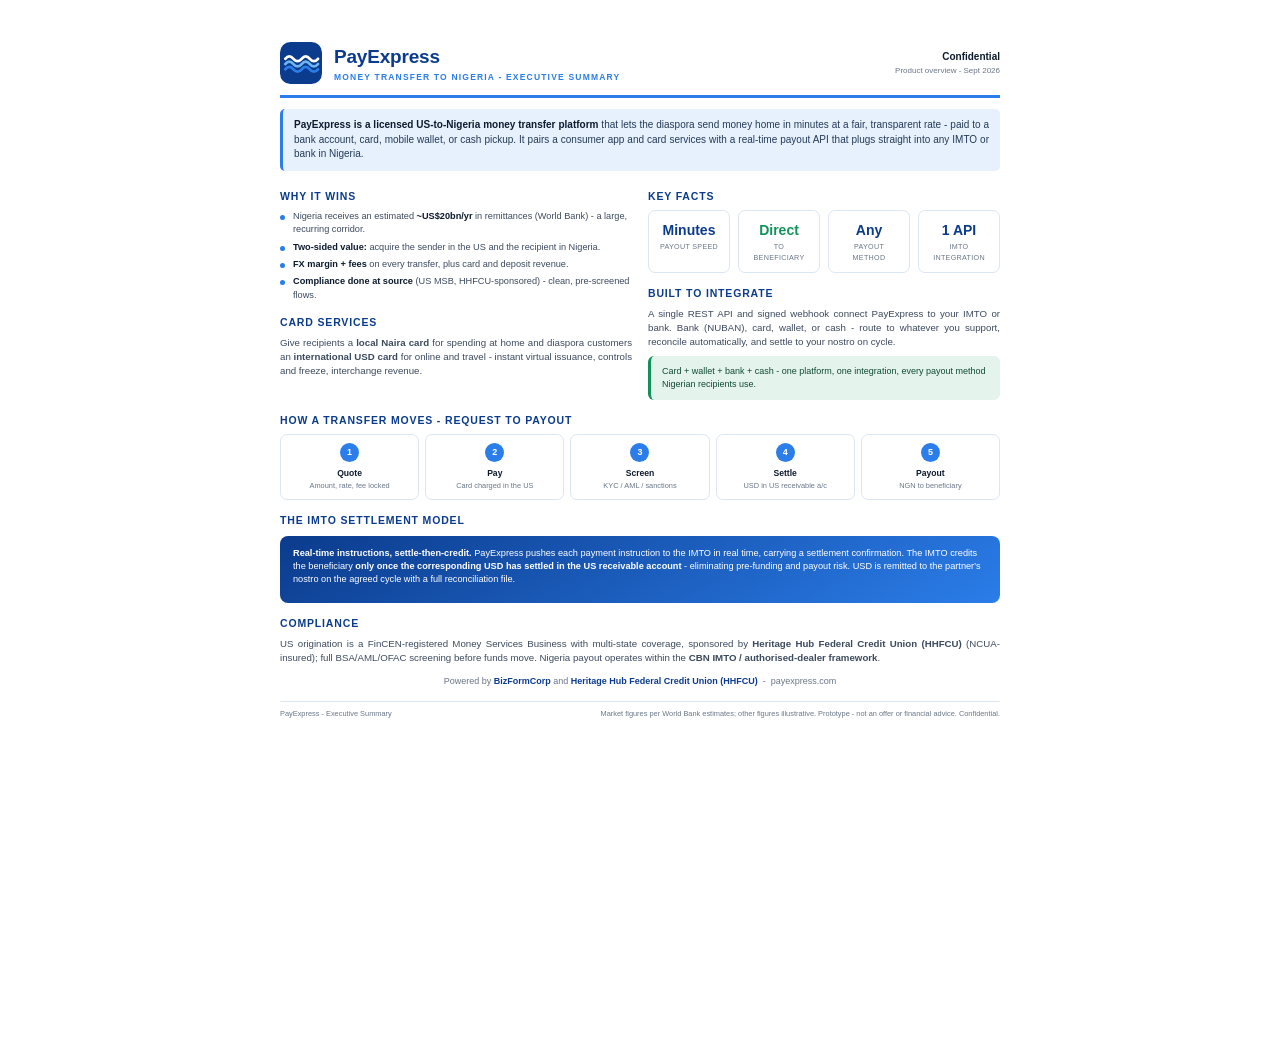
<file: PayExpress-Executive-Summary.html>
<!DOCTYPE html><html lang="en"><head><meta charset="UTF-8"><title>PayExpress - Executive Summary</title>
<style>
@page{size:Letter;margin:0}
*{box-sizing:border-box;margin:0;padding:0}
:root{--dark:#0b3b8c;--blue:#2b7de9;--light:#6fb4f2;--wash:#e7f0fd;--ink:#0d1b2e;--body:#3c4a5e;--muted:#697788;--line:#dbe6f4;--good:#12915a;--good-w:#e4f4ec}
body{font-family:-apple-system,"Segoe UI",Roboto,Helvetica,Arial,sans-serif;color:var(--body);font-size:9.7px;line-height:1.45;width:8.5in;min-height:11in;margin:0 auto;background:#fff}
.page{padding:0.44in 0.5in}
header{display:flex;align-items:center;gap:12px;border-bottom:3px solid var(--blue);padding-bottom:11px}
.mk{width:42px;height:42px;flex:0 0 auto}
.h-t h1{font-size:19px;color:var(--dark);letter-spacing:-.01em;font-weight:800}
.h-t .tl{color:var(--blue);font-weight:700;font-size:8.5px;letter-spacing:.14em;text-transform:uppercase;margin-top:1px}
.h-r{margin-left:auto;text-align:right;font-size:8px;color:var(--muted)}.h-r b{display:block;color:var(--ink);font-size:10px}
h2{font-size:10.5px;text-transform:uppercase;letter-spacing:.08em;color:var(--dark);margin:13px 0 6px;display:flex;align-items:center;gap:7px}
p{margin-bottom:5px;text-align:justify}
.lead{background:var(--wash);border-left:3px solid var(--blue);padding:9px 11px;border-radius:5px;font-size:10px;color:#243b57;margin-top:11px}
.lead b{color:var(--ink)}
.two{display:grid;grid-template-columns:1fr 1fr;gap:16px}
.cycle{display:grid;grid-template-columns:repeat(5,1fr);gap:6px;margin-top:4px}
.cn{border:1px solid var(--line);border-radius:7px;padding:8px 6px;text-align:center}
.cn .n{width:19px;height:19px;border-radius:50%;background:var(--blue);color:#fff;font-weight:800;font-size:9px;display:flex;align-items:center;justify-content:center;margin:0 auto 5px}
.cn b{display:block;font-size:8.6px;margin-bottom:2px;color:var(--ink)}.cn span{font-size:7.4px;color:var(--muted);display:block;line-height:1.25}
ul{list-style:none}li{position:relative;padding-left:13px;margin-bottom:4px;font-size:9.2px}li::before{content:"";position:absolute;left:0;top:5px;width:5px;height:5px;border-radius:50%;background:var(--blue)}li b{color:var(--ink)}
.tiles{display:grid;grid-template-columns:repeat(4,1fr);gap:8px;margin-top:5px}
.tile{border:1px solid var(--line);border-radius:7px;padding:9px;text-align:center}.tile .v{font-size:14px;font-weight:800;color:var(--dark)}.tile .v.g{color:var(--good)}.tile .k{font-size:7.2px;color:var(--muted);text-transform:uppercase;letter-spacing:.04em;margin-top:2px}
.model{background:linear-gradient(150deg,#0b3b8c,#2b7de9);color:#fff;border-radius:8px;padding:11px 13px;margin-top:8px;font-size:9.2px}
.model b{color:#fff}
.cardnote{background:var(--good-w);border-left:3px solid var(--good);border-radius:6px;padding:9px 11px;font-size:9px;color:#0f4a31;margin-top:6px}
footer{border-top:1px solid var(--line);margin-top:13px;padding-top:7px;color:var(--muted);font-size:7.4px;display:flex;justify-content:space-between}
.pw{text-align:center;margin-top:10px;font-size:9px;color:var(--muted)}.pw b{color:var(--dark)}
</style></head>
<body><div class="page">
<header>
  <svg class="mk" viewBox="0 0 40 40" fill="none"><rect width="40" height="40" rx="10" fill="#0b3b8c"/><path d="M5 16c2.6-3 5.2-3 7.8 0s5.2 3 7.8 0 5.2-3 7.8 0 5.2 3 7.8 0" stroke="#fff" stroke-width="2.6" stroke-linecap="round"/><path d="M5 21c2.6-3 5.2-3 7.8 0s5.2 3 7.8 0 5.2-3 7.8 0 5.2 3 7.8 0" stroke="#6fb4f2" stroke-width="2.6" stroke-linecap="round"/><path d="M5 26c2.6-3 5.2-3 7.8 0s5.2 3 7.8 0 5.2-3 7.8 0 5.2 3 7.8 0" stroke="#2b7de9" stroke-width="2.6" stroke-linecap="round"/></svg>
  <div class="h-t"><h1>PayExpress</h1><div class="tl">Money Transfer to Nigeria - Executive Summary</div></div>
  <div class="h-r"><b>Confidential</b>Product overview - Sept 2026</div>
</header>

<p class="lead"><b>PayExpress is a licensed US-to-Nigeria money transfer platform</b> that lets the diaspora send money home in minutes at a fair, transparent rate - paid to a bank account, card, mobile wallet, or cash pickup. It pairs a consumer app and card services with a real-time payout API that plugs straight into any IMTO or bank in Nigeria.</p>

<div class="two">
  <div>
    <h2>Why it wins</h2>
    <ul>
      <li>Nigeria receives an estimated <b>~US$20bn/yr</b> in remittances (World Bank) - a large, recurring corridor.</li>
      <li><b>Two-sided value:</b> acquire the sender in the US and the recipient in Nigeria.</li>
      <li><b>FX margin + fees</b> on every transfer, plus card and deposit revenue.</li>
      <li><b>Compliance done at source</b> (US MSB, HHFCU-sponsored) - clean, pre-screened flows.</li>
    </ul>
    <h2>Card services</h2>
    <p>Give recipients a <b>local Naira card</b> for spending at home and diaspora customers an <b>international USD card</b> for online and travel - instant virtual issuance, controls and freeze, interchange revenue.</p>
  </div>
  <div>
    <h2>Key facts</h2>
    <div class="tiles">
      <div class="tile"><div class="v">Minutes</div><div class="k">Payout speed</div></div>
      <div class="tile"><div class="v g">Direct</div><div class="k">To beneficiary</div></div>
      <div class="tile"><div class="v">Any</div><div class="k">Payout method</div></div>
      <div class="tile"><div class="v">1 API</div><div class="k">IMTO integration</div></div>
    </div>
    <h2>Built to integrate</h2>
    <p>A single REST API and signed webhook connect PayExpress to your IMTO or bank. Bank (NUBAN), card, wallet, or cash - route to whatever you support, reconcile automatically, and settle to your nostro on cycle.</p>
    <div class="cardnote">Card + wallet + bank + cash - one platform, one integration, every payout method Nigerian recipients use.</div>
  </div>
</div>

<h2>How a transfer moves - request to payout</h2>
<div class="cycle">
  <div class="cn"><div class="n">1</div><b>Quote</b><span>Amount, rate, fee locked</span></div>
  <div class="cn"><div class="n">2</div><b>Pay</b><span>Card charged in the US</span></div>
  <div class="cn"><div class="n">3</div><b>Screen</b><span>KYC / AML / sanctions</span></div>
  <div class="cn"><div class="n">4</div><b>Settle</b><span>USD in US receivable a/c</span></div>
  <div class="cn"><div class="n">5</div><b>Payout</b><span>NGN to beneficiary</span></div>
</div>

<h2>The IMTO settlement model</h2>
<div class="model"><b>Real-time instructions, settle-then-credit.</b> PayExpress pushes each payment instruction to the IMTO in real time, carrying a settlement confirmation. The IMTO credits the beneficiary <b>only once the corresponding USD has settled in the US receivable account</b> - eliminating pre-funding and payout risk. USD is remitted to the partner's nostro on the agreed cycle with a full reconciliation file.</p></div>

<h2>Compliance</h2>
<p>US origination is a FinCEN-registered Money Services Business with multi-state coverage, sponsored by <b>Heritage Hub Federal Credit Union (HHFCU)</b> (NCUA-insured); full BSA/AML/OFAC screening before funds move. Nigeria payout operates within the <b>CBN IMTO / authorised-dealer framework</b>.</p>

<div class="pw">Powered by <b>BizFormCorp</b> and <b>Heritage Hub Federal Credit Union (HHFCU)</b> &nbsp;-&nbsp; payexpress.com</div>

<footer><span>PayExpress - Executive Summary</span><span>Market figures per World Bank estimates; other figures illustrative. Prototype - not an offer or financial advice. Confidential.</span></footer>
</div></body></html>
</file>
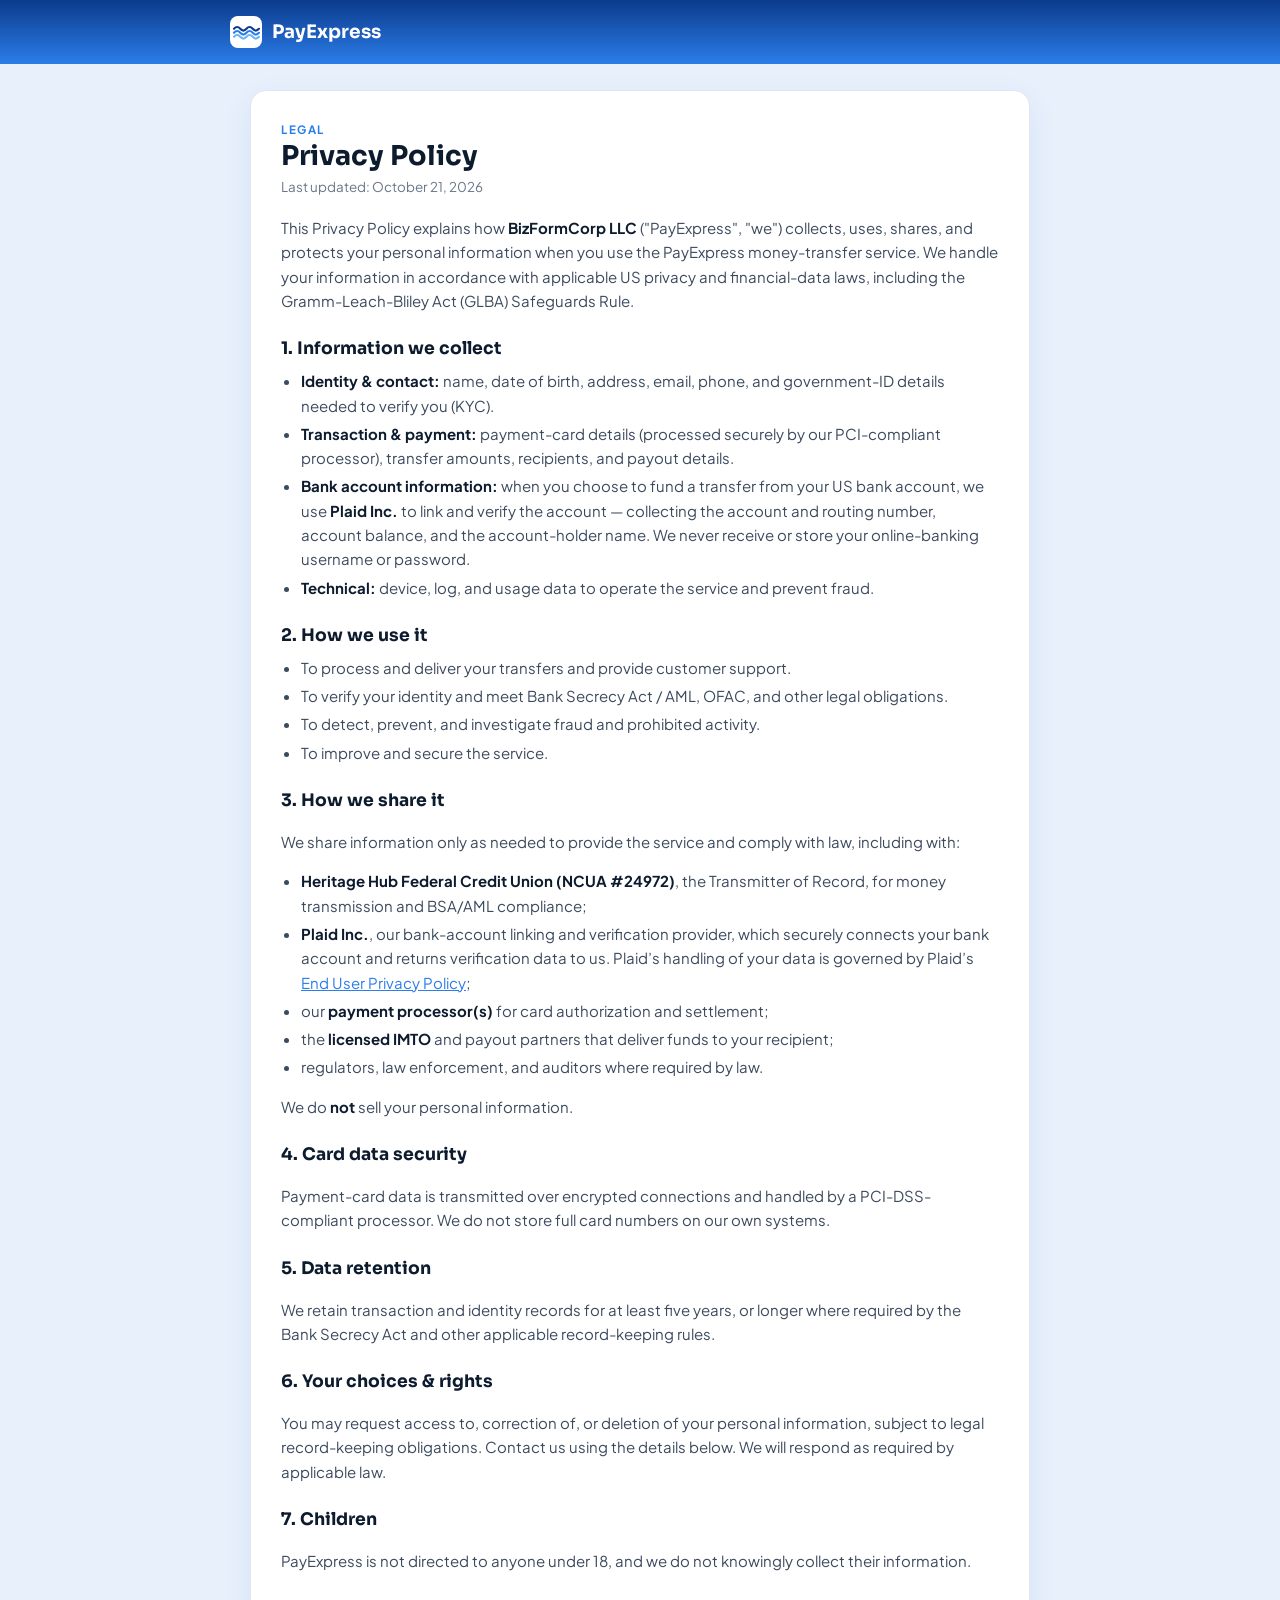
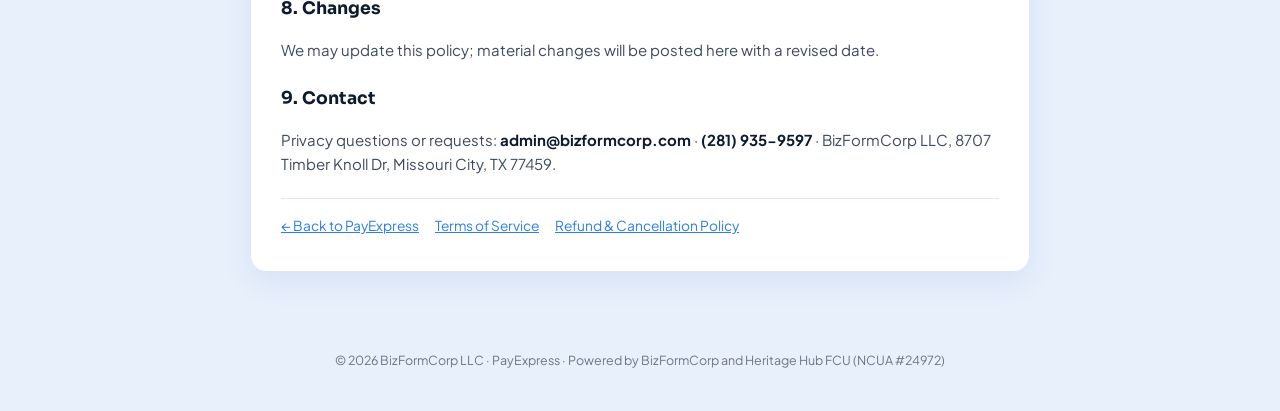
<file: privacy.html>
<!DOCTYPE html>
<html lang="en"><head>
<meta charset="UTF-8">
<title>Privacy Policy · PayExpress</title>
<meta name="viewport" content="width=device-width, initial-scale=1, viewport-fit=cover">
<meta name="description" content="PayExpress Privacy Policy — how BizFormCorp LLC collects, uses, shares, and protects your personal information.">
<meta name="theme-color" content="#0b3b8c">
<link rel="preconnect" href="https://fonts.googleapis.com"><link rel="preconnect" href="https://fonts.gstatic.com" crossorigin>
<link rel="stylesheet" href="https://fonts.googleapis.com/css2?family=Sora:wght@600;700&family=Plus+Jakarta+Sans:wght@400;500;600;700&display=swap">
<link rel="stylesheet" href="legal.css">
</head><body>
<header class="top"><div class="top-in"><a href="index.html">
  <svg viewBox="0 0 40 40" fill="none" aria-hidden="true"><rect width="40" height="40" rx="10" fill="#fff"/><path d="M5 16c2.6-3 5.2-3 7.8 0s5.2 3 7.8 0 5.2-3 7.8 0 5.2 3 7.8 0" stroke="#0b3b8c" stroke-width="2.6" stroke-linecap="round"/><path d="M5 21c2.6-3 5.2-3 7.8 0s5.2 3 7.8 0 5.2-3 7.8 0 5.2 3 7.8 0" stroke="#2b7de9" stroke-width="2.6" stroke-linecap="round"/><path d="M5 26c2.6-3 5.2-3 7.8 0s5.2 3 7.8 0 5.2-3 7.8 0 5.2 3 7.8 0" stroke="#6fb4f2" stroke-width="2.6" stroke-linecap="round"/></svg>
  <span class="brand">PayExpress</span></a></div></header>
<div class="wrap"><div class="card">
  <div class="eyebrow">Legal</div>
  <h1>Privacy Policy</h1>
  <div class="updated">Last updated: October 21, 2026</div>

  <p>This Privacy Policy explains how <b>BizFormCorp LLC</b> ("PayExpress", "we") collects, uses, shares, and protects your personal information when you use the PayExpress money-transfer service. We handle your information in accordance with applicable US privacy and financial-data laws, including the Gramm-Leach-Bliley Act (GLBA) Safeguards Rule.</p>

  <h2>1. Information we collect</h2>
  <ul>
    <li><b>Identity &amp; contact:</b> name, date of birth, address, email, phone, and government-ID details needed to verify you (KYC).</li>
    <li><b>Transaction &amp; payment:</b> payment-card details (processed securely by our PCI-compliant processor), transfer amounts, recipients, and payout details.</li>
    <li><b>Bank account information:</b> when you choose to fund a transfer from your US bank account, we use <b>Plaid Inc.</b> to link and verify the account — collecting the account and routing number, account balance, and the account-holder name. We never receive or store your online-banking username or password.</li>
    <li><b>Technical:</b> device, log, and usage data to operate the service and prevent fraud.</li>
  </ul>

  <h2>2. How we use it</h2>
  <ul>
    <li>To process and deliver your transfers and provide customer support.</li>
    <li>To verify your identity and meet Bank Secrecy Act / AML, OFAC, and other legal obligations.</li>
    <li>To detect, prevent, and investigate fraud and prohibited activity.</li>
    <li>To improve and secure the service.</li>
  </ul>

  <h2>3. How we share it</h2>
  <p>We share information only as needed to provide the service and comply with law, including with:</p>
  <ul>
    <li><b>Heritage Hub Federal Credit Union (NCUA #24972)</b>, the Transmitter of Record, for money transmission and BSA/AML compliance;</li>
    <li><b>Plaid Inc.</b>, our bank-account linking and verification provider, which securely connects your bank account and returns verification data to us. Plaid&rsquo;s handling of your data is governed by Plaid&rsquo;s <a href="https://plaid.com/legal/#end-user-privacy-policy" target="_blank" rel="noopener">End User Privacy Policy</a>;</li>
    <li>our <b>payment processor(s)</b> for card authorization and settlement;</li>
    <li>the <b>licensed IMTO</b> and payout partners that deliver funds to your recipient;</li>
    <li>regulators, law enforcement, and auditors where required by law.</li>
  </ul>
  <p>We do <b>not</b> sell your personal information.</p>

  <h2>4. Card data security</h2>
  <p>Payment-card data is transmitted over encrypted connections and handled by a PCI-DSS-compliant processor. We do not store full card numbers on our own systems.</p>

  <h2>5. Data retention</h2>
  <p>We retain transaction and identity records for at least five years, or longer where required by the Bank Secrecy Act and other applicable record-keeping rules.</p>

  <h2>6. Your choices &amp; rights</h2>
  <p>You may request access to, correction of, or deletion of your personal information, subject to legal record-keeping obligations. Contact us using the details below. We will respond as required by applicable law.</p>

  <h2>7. Children</h2>
  <p>PayExpress is not directed to anyone under 18, and we do not knowingly collect their information.</p>

  <h2>8. Changes</h2>
  <p>We may update this policy; material changes will be posted here with a revised date.</p>

  <h2>9. Contact</h2>
  <p>Privacy questions or requests: <b>admin@bizformcorp.com</b> · <b>(281) 935-9597</b> · BizFormCorp LLC, 8707 Timber Knoll Dr, Missouri City, TX 77459.</p>

  <div class="backlinks"><a href="index.html">← Back to PayExpress</a><a href="terms.html">Terms of Service</a><a href="refunds.html">Refund &amp; Cancellation Policy</a></div>
</div></div>
<div class="foot">© 2026 BizFormCorp LLC · PayExpress · Powered by BizFormCorp and Heritage Hub FCU (NCUA #24972)</div>
</body></html>
</file>
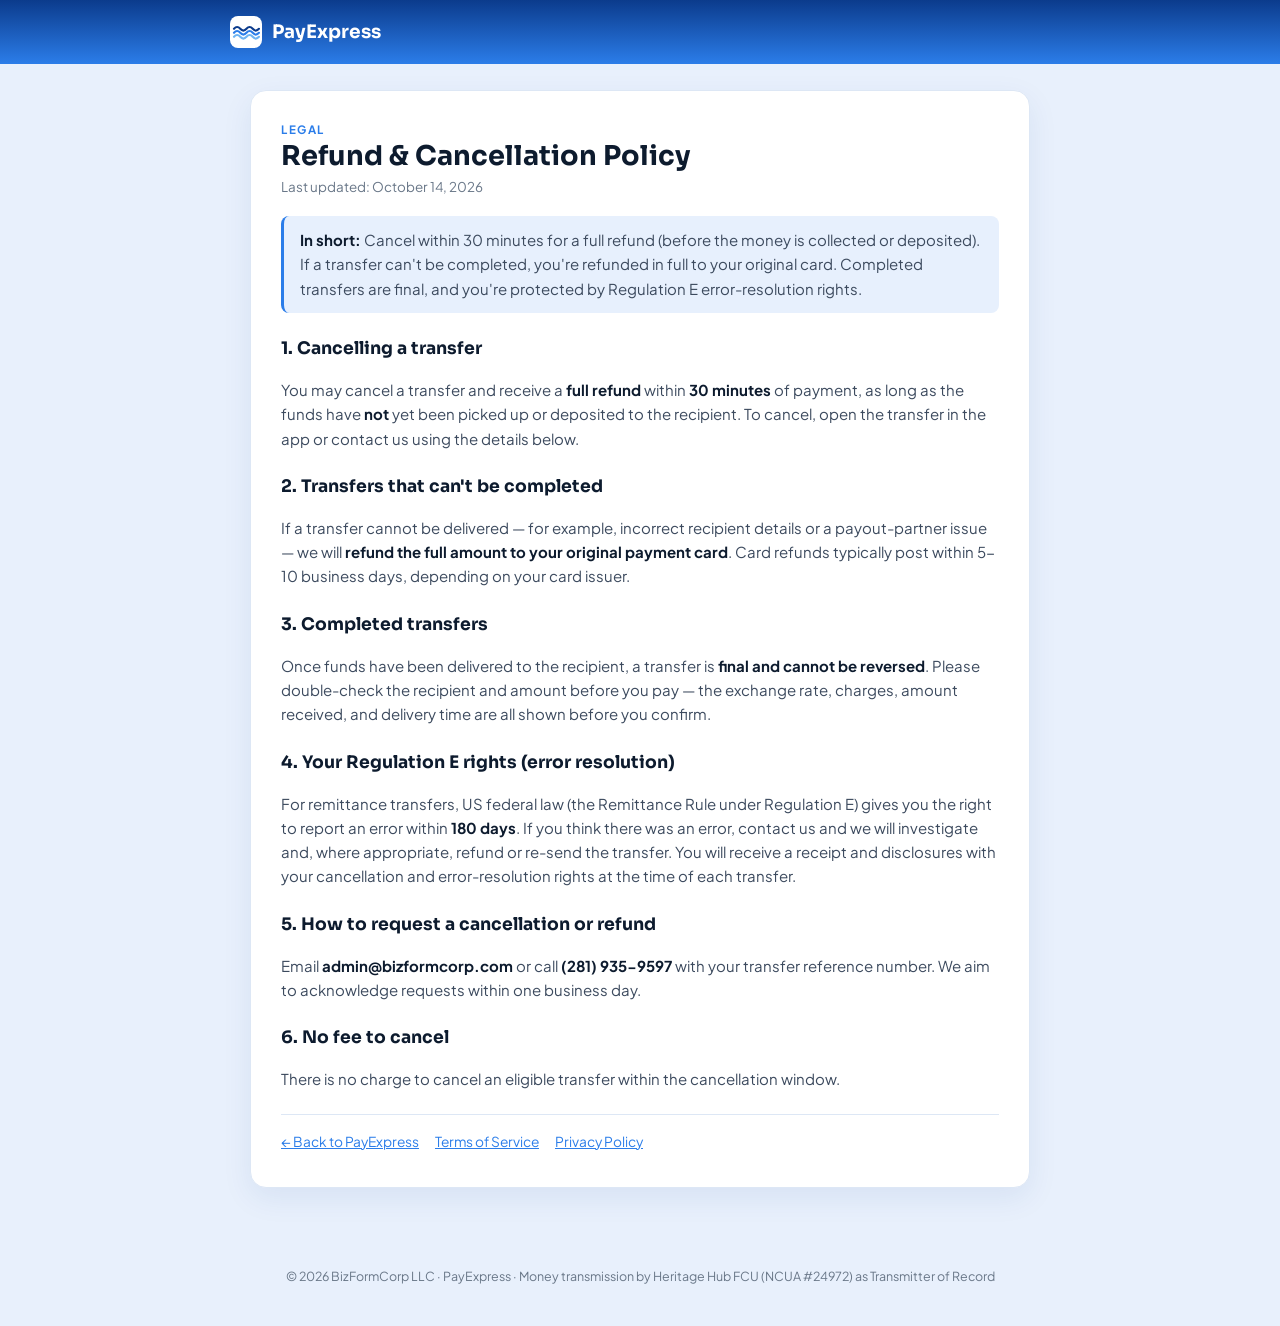
<file: refunds.html>
<!DOCTYPE html>
<html lang="en"><head>
<meta charset="UTF-8">
<title>Refund &amp; Cancellation Policy · PayExpress</title>
<meta name="viewport" content="width=device-width, initial-scale=1, viewport-fit=cover">
<meta name="description" content="PayExpress Refund & Cancellation Policy — how to cancel a transfer and when refunds are issued, including Regulation E rights.">
<meta name="theme-color" content="#0b3b8c">
<link rel="preconnect" href="https://fonts.googleapis.com"><link rel="preconnect" href="https://fonts.gstatic.com" crossorigin>
<link rel="stylesheet" href="https://fonts.googleapis.com/css2?family=Sora:wght@600;700&family=Plus+Jakarta+Sans:wght@400;500;600;700&display=swap">
<link rel="stylesheet" href="legal.css">
</head><body>
<header class="top"><div class="top-in"><a href="index.html">
  <svg viewBox="0 0 40 40" fill="none" aria-hidden="true"><rect width="40" height="40" rx="10" fill="#fff"/><path d="M5 16c2.6-3 5.2-3 7.8 0s5.2 3 7.8 0 5.2-3 7.8 0 5.2 3 7.8 0" stroke="#0b3b8c" stroke-width="2.6" stroke-linecap="round"/><path d="M5 21c2.6-3 5.2-3 7.8 0s5.2 3 7.8 0 5.2-3 7.8 0 5.2 3 7.8 0" stroke="#2b7de9" stroke-width="2.6" stroke-linecap="round"/><path d="M5 26c2.6-3 5.2-3 7.8 0s5.2 3 7.8 0 5.2-3 7.8 0 5.2 3 7.8 0" stroke="#6fb4f2" stroke-width="2.6" stroke-linecap="round"/></svg>
  <span class="brand">PayExpress</span></a></div></header>
<div class="wrap"><div class="card">
  <div class="eyebrow">Legal</div>
  <h1>Refund &amp; Cancellation Policy</h1>
  <div class="updated">Last updated: October 14, 2026</div>

  <div class="box"><b>In short:</b> Cancel within 30 minutes for a full refund (before the money is collected or deposited). If a transfer can't be completed, you're refunded in full to your original card. Completed transfers are final, and you're protected by Regulation E error-resolution rights.</div>

  <h2>1. Cancelling a transfer</h2>
  <p>You may cancel a transfer and receive a <b>full refund</b> within <b>30 minutes</b> of payment, as long as the funds have <b>not</b> yet been picked up or deposited to the recipient. To cancel, open the transfer in the app or contact us using the details below.</p>

  <h2>2. Transfers that can't be completed</h2>
  <p>If a transfer cannot be delivered — for example, incorrect recipient details or a payout-partner issue — we will <b>refund the full amount to your original payment card</b>. Card refunds typically post within 5-10 business days, depending on your card issuer.</p>

  <h2>3. Completed transfers</h2>
  <p>Once funds have been delivered to the recipient, a transfer is <b>final and cannot be reversed</b>. Please double-check the recipient and amount before you pay — the exchange rate, charges, amount received, and delivery time are all shown before you confirm.</p>

  <h2>4. Your Regulation E rights (error resolution)</h2>
  <p>For remittance transfers, US federal law (the Remittance Rule under Regulation E) gives you the right to report an error within <b>180 days</b>. If you think there was an error, contact us and we will investigate and, where appropriate, refund or re-send the transfer. You will receive a receipt and disclosures with your cancellation and error-resolution rights at the time of each transfer.</p>

  <h2>5. How to request a cancellation or refund</h2>
  <p>Email <b>admin@bizformcorp.com</b> or call <b>(281) 935-9597</b> with your transfer reference number. We aim to acknowledge requests within one business day.</p>

  <h2>6. No fee to cancel</h2>
  <p>There is no charge to cancel an eligible transfer within the cancellation window.</p>

  <div class="backlinks"><a href="index.html">← Back to PayExpress</a><a href="terms.html">Terms of Service</a><a href="privacy.html">Privacy Policy</a></div>
</div></div>
<div class="foot">© 2026 BizFormCorp LLC · PayExpress · Money transmission by Heritage Hub FCU (NCUA #24972) as Transmitter of Record</div>
</body></html>
</file>
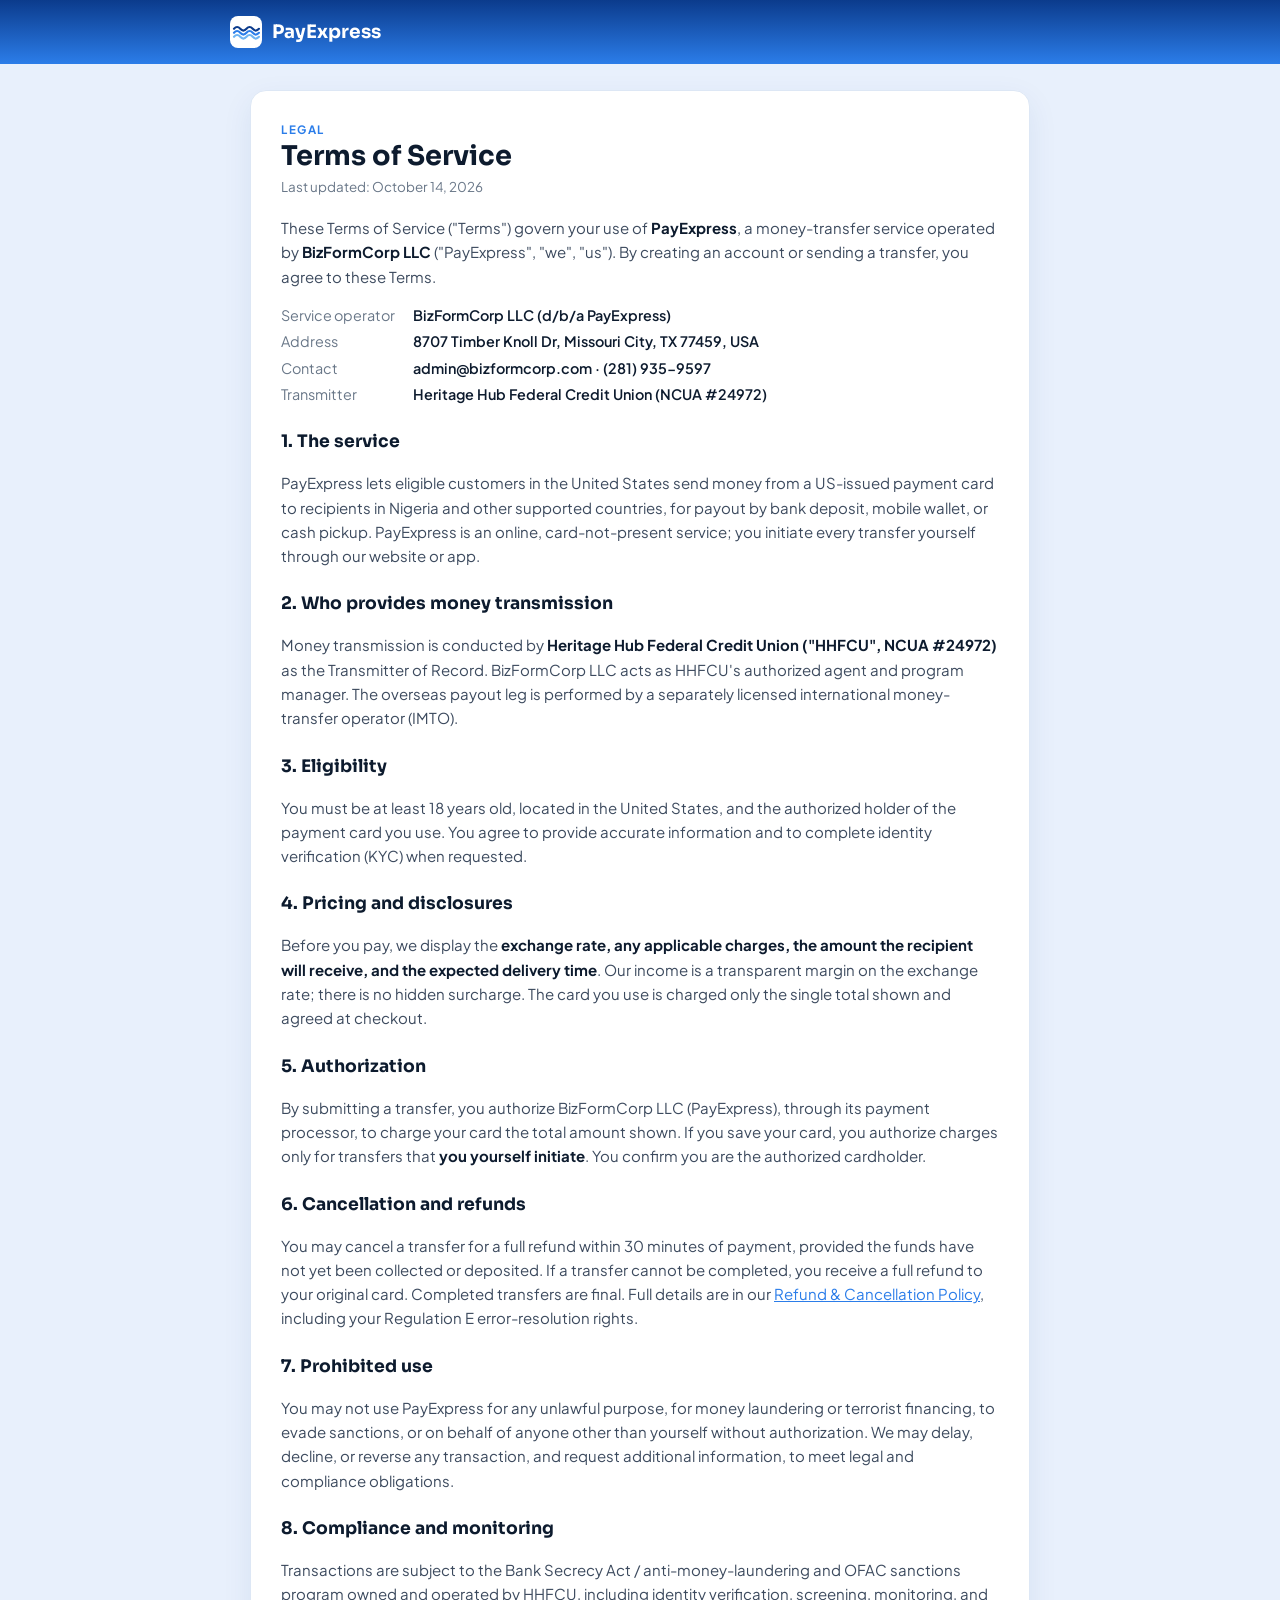
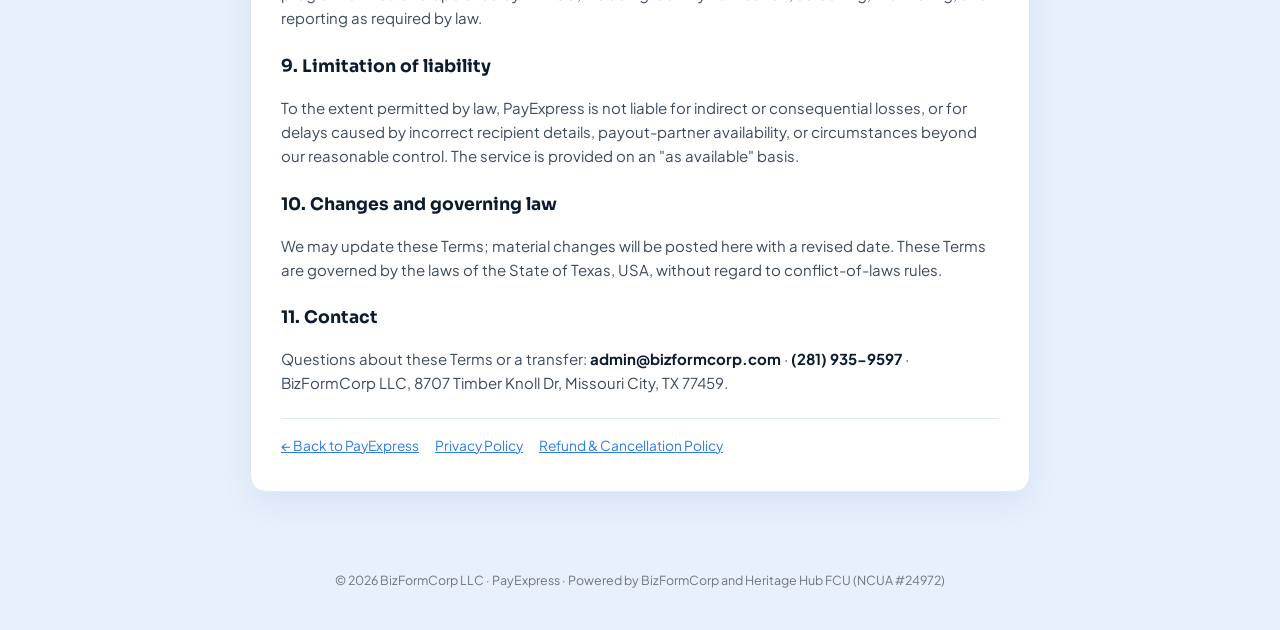
<file: terms.html>
<!DOCTYPE html>
<html lang="en"><head>
<meta charset="UTF-8">
<title>Terms of Service · PayExpress</title>
<meta name="viewport" content="width=device-width, initial-scale=1, viewport-fit=cover">
<meta name="description" content="PayExpress Terms of Service — the agreement between you and BizFormCorp LLC for use of the PayExpress money-transfer service.">
<meta name="theme-color" content="#0b3b8c">
<link rel="preconnect" href="https://fonts.googleapis.com"><link rel="preconnect" href="https://fonts.gstatic.com" crossorigin>
<link rel="stylesheet" href="https://fonts.googleapis.com/css2?family=Sora:wght@600;700&family=Plus+Jakarta+Sans:wght@400;500;600;700&display=swap">
<link rel="stylesheet" href="legal.css">
</head><body>
<header class="top"><div class="top-in"><a href="index.html">
  <svg viewBox="0 0 40 40" fill="none" aria-hidden="true"><rect width="40" height="40" rx="10" fill="#fff"/><path d="M5 16c2.6-3 5.2-3 7.8 0s5.2 3 7.8 0 5.2-3 7.8 0 5.2 3 7.8 0" stroke="#0b3b8c" stroke-width="2.6" stroke-linecap="round"/><path d="M5 21c2.6-3 5.2-3 7.8 0s5.2 3 7.8 0 5.2-3 7.8 0 5.2 3 7.8 0" stroke="#2b7de9" stroke-width="2.6" stroke-linecap="round"/><path d="M5 26c2.6-3 5.2-3 7.8 0s5.2 3 7.8 0 5.2-3 7.8 0 5.2 3 7.8 0" stroke="#6fb4f2" stroke-width="2.6" stroke-linecap="round"/></svg>
  <span class="brand">PayExpress</span></a></div></header>
<div class="wrap"><div class="card">
  <div class="eyebrow">Legal</div>
  <h1>Terms of Service</h1>
  <div class="updated">Last updated: October 14, 2026</div>

  <p>These Terms of Service ("Terms") govern your use of <b>PayExpress</b>, a money-transfer service operated by <b>BizFormCorp LLC</b> ("PayExpress", "we", "us"). By creating an account or sending a transfer, you agree to these Terms.</p>

  <div class="ent">
    <span class="k">Service operator</span><span class="v">BizFormCorp LLC (d/b/a PayExpress)</span>
    <span class="k">Address</span><span class="v">8707 Timber Knoll Dr, Missouri City, TX 77459, USA</span>
    <span class="k">Contact</span><span class="v">admin@bizformcorp.com · (281) 935-9597</span>
    <span class="k">Transmitter</span><span class="v">Heritage Hub Federal Credit Union (NCUA #24972)</span>
  </div>

  <h2>1. The service</h2>
  <p>PayExpress lets eligible customers in the United States send money from a US-issued payment card to recipients in Nigeria and other supported countries, for payout by bank deposit, mobile wallet, or cash pickup. PayExpress is an online, card-not-present service; you initiate every transfer yourself through our website or app.</p>

  <h2>2. Who provides money transmission</h2>
  <p>Money transmission is conducted by <b>Heritage Hub Federal Credit Union ("HHFCU", NCUA #24972)</b> as the Transmitter of Record. BizFormCorp LLC acts as HHFCU's authorized agent and program manager. The overseas payout leg is performed by a separately licensed international money-transfer operator (IMTO).</p>

  <h2>3. Eligibility</h2>
  <p>You must be at least 18 years old, located in the United States, and the authorized holder of the payment card you use. You agree to provide accurate information and to complete identity verification (KYC) when requested.</p>

  <h2>4. Pricing and disclosures</h2>
  <p>Before you pay, we display the <b>exchange rate, any applicable charges, the amount the recipient will receive, and the expected delivery time</b>. Our income is a transparent margin on the exchange rate; there is no hidden surcharge. The card you use is charged only the single total shown and agreed at checkout.</p>

  <h2>5. Authorization</h2>
  <p>By submitting a transfer, you authorize BizFormCorp LLC (PayExpress), through its payment processor, to charge your card the total amount shown. If you save your card, you authorize charges only for transfers that <b>you yourself initiate</b>. You confirm you are the authorized cardholder.</p>

  <h2>6. Cancellation and refunds</h2>
  <p>You may cancel a transfer for a full refund within 30 minutes of payment, provided the funds have not yet been collected or deposited. If a transfer cannot be completed, you receive a full refund to your original card. Completed transfers are final. Full details are in our <a href="refunds.html">Refund &amp; Cancellation Policy</a>, including your Regulation E error-resolution rights.</p>

  <h2>7. Prohibited use</h2>
  <p>You may not use PayExpress for any unlawful purpose, for money laundering or terrorist financing, to evade sanctions, or on behalf of anyone other than yourself without authorization. We may delay, decline, or reverse any transaction, and request additional information, to meet legal and compliance obligations.</p>

  <h2>8. Compliance and monitoring</h2>
  <p>Transactions are subject to the Bank Secrecy Act / anti-money-laundering and OFAC sanctions program owned and operated by HHFCU, including identity verification, screening, monitoring, and reporting as required by law.</p>

  <h2>9. Limitation of liability</h2>
  <p>To the extent permitted by law, PayExpress is not liable for indirect or consequential losses, or for delays caused by incorrect recipient details, payout-partner availability, or circumstances beyond our reasonable control. The service is provided on an "as available" basis.</p>

  <h2>10. Changes and governing law</h2>
  <p>We may update these Terms; material changes will be posted here with a revised date. These Terms are governed by the laws of the State of Texas, USA, without regard to conflict-of-laws rules.</p>

  <h2>11. Contact</h2>
  <p>Questions about these Terms or a transfer: <b>admin@bizformcorp.com</b> · <b>(281) 935-9597</b> · BizFormCorp LLC, 8707 Timber Knoll Dr, Missouri City, TX 77459.</p>

  <div class="backlinks"><a href="index.html">← Back to PayExpress</a><a href="privacy.html">Privacy Policy</a><a href="refunds.html">Refund &amp; Cancellation Policy</a></div>
</div></div>
<div class="foot">© 2026 BizFormCorp LLC · PayExpress · Powered by BizFormCorp and Heritage Hub FCU (NCUA #24972)</div>
</body></html>
</file>
<file: legal.css>
:root{
  --blue-dark:#0b3b8c; --blue:#2b7de9; --blue-wash:#e7f0fd;
  --ink:#0d1b2e; --body:#3c4a5e; --muted:#697788;
  --ground:#e8f0fc; --card:#ffffff; --line:#dde7f5;
  --disp:"Sora",system-ui,sans-serif; --sans:"Plus Jakarta Sans",system-ui,-apple-system,sans-serif;
}
@media (prefers-color-scheme:dark){:root:not([data-theme="light"]){
  --blue-dark:#5aa0f5; --blue:#3f8ef0; --blue-wash:#122a4d;
  --ink:#eaf1fb; --body:#b6c6db; --muted:#8598b0;
  --ground:#08152a; --card:#0f2440; --line:#1c355a; color-scheme:dark;
}}
:root[data-theme="dark"]{
  --blue-dark:#5aa0f5; --blue:#3f8ef0; --blue-wash:#122a4d;
  --ink:#eaf1fb; --body:#b6c6db; --muted:#8598b0;
  --ground:#08152a; --card:#0f2440; --line:#1c355a; color-scheme:dark;
}
*{box-sizing:border-box}
body{margin:0;background:var(--ground);color:var(--body);font-family:var(--sans);font-size:15px;line-height:1.62;-webkit-font-smoothing:antialiased}
.top{background:linear-gradient(180deg,#0b3b8c,#2b7de9);color:#fff;padding:16px 20px;padding-top:calc(16px + env(safe-area-inset-top))}
.top-in{max-width:820px;margin:0 auto;display:flex;align-items:center;gap:10px}
.top-in a{color:#fff;text-decoration:none;display:flex;align-items:center;gap:10px}
.brand{font-family:var(--disp);font-weight:700;font-size:1.16rem;color:#fff}
.top svg{width:32px;height:32px}
.wrap{max-width:820px;margin:0 auto;padding:26px 20px 60px}
.card{background:var(--card);border:1px solid var(--line);border-radius:16px;padding:30px 30px 34px;box-shadow:0 10px 30px rgba(11,59,140,.08)}
h1{font-family:var(--disp);color:var(--ink);font-size:1.7rem;margin:0 0 4px;line-height:1.2}
.eyebrow{text-transform:uppercase;letter-spacing:.14em;font-size:.72rem;font-weight:700;color:var(--blue)}
.updated{color:var(--muted);font-size:.84rem;margin:2px 0 18px}
h2{font-family:var(--disp);color:var(--ink);font-size:1.08rem;margin:22px 0 6px}
p,li{color:var(--body)}
ul{padding-left:20px;margin:6px 0}li{margin:4px 0}
a{color:var(--blue)}
b,strong{color:var(--ink)}
.box{background:var(--blue-wash);border-left:3px solid var(--blue);border-radius:8px;padding:12px 16px;margin:14px 0}
.ent{display:grid;grid-template-columns:120px 1fr;gap:3px 12px;font-size:.9rem;margin:8px 0 2px}
.ent .k{color:var(--muted)}.ent .v{color:var(--ink);font-weight:600}
.backlinks{margin-top:22px;padding-top:16px;border-top:1px solid var(--line);font-size:.86rem;display:flex;gap:16px;flex-wrap:wrap}
.foot{max-width:820px;margin:0 auto;padding:18px 20px 40px;color:var(--muted);font-size:.78rem;text-align:center}
</file>
